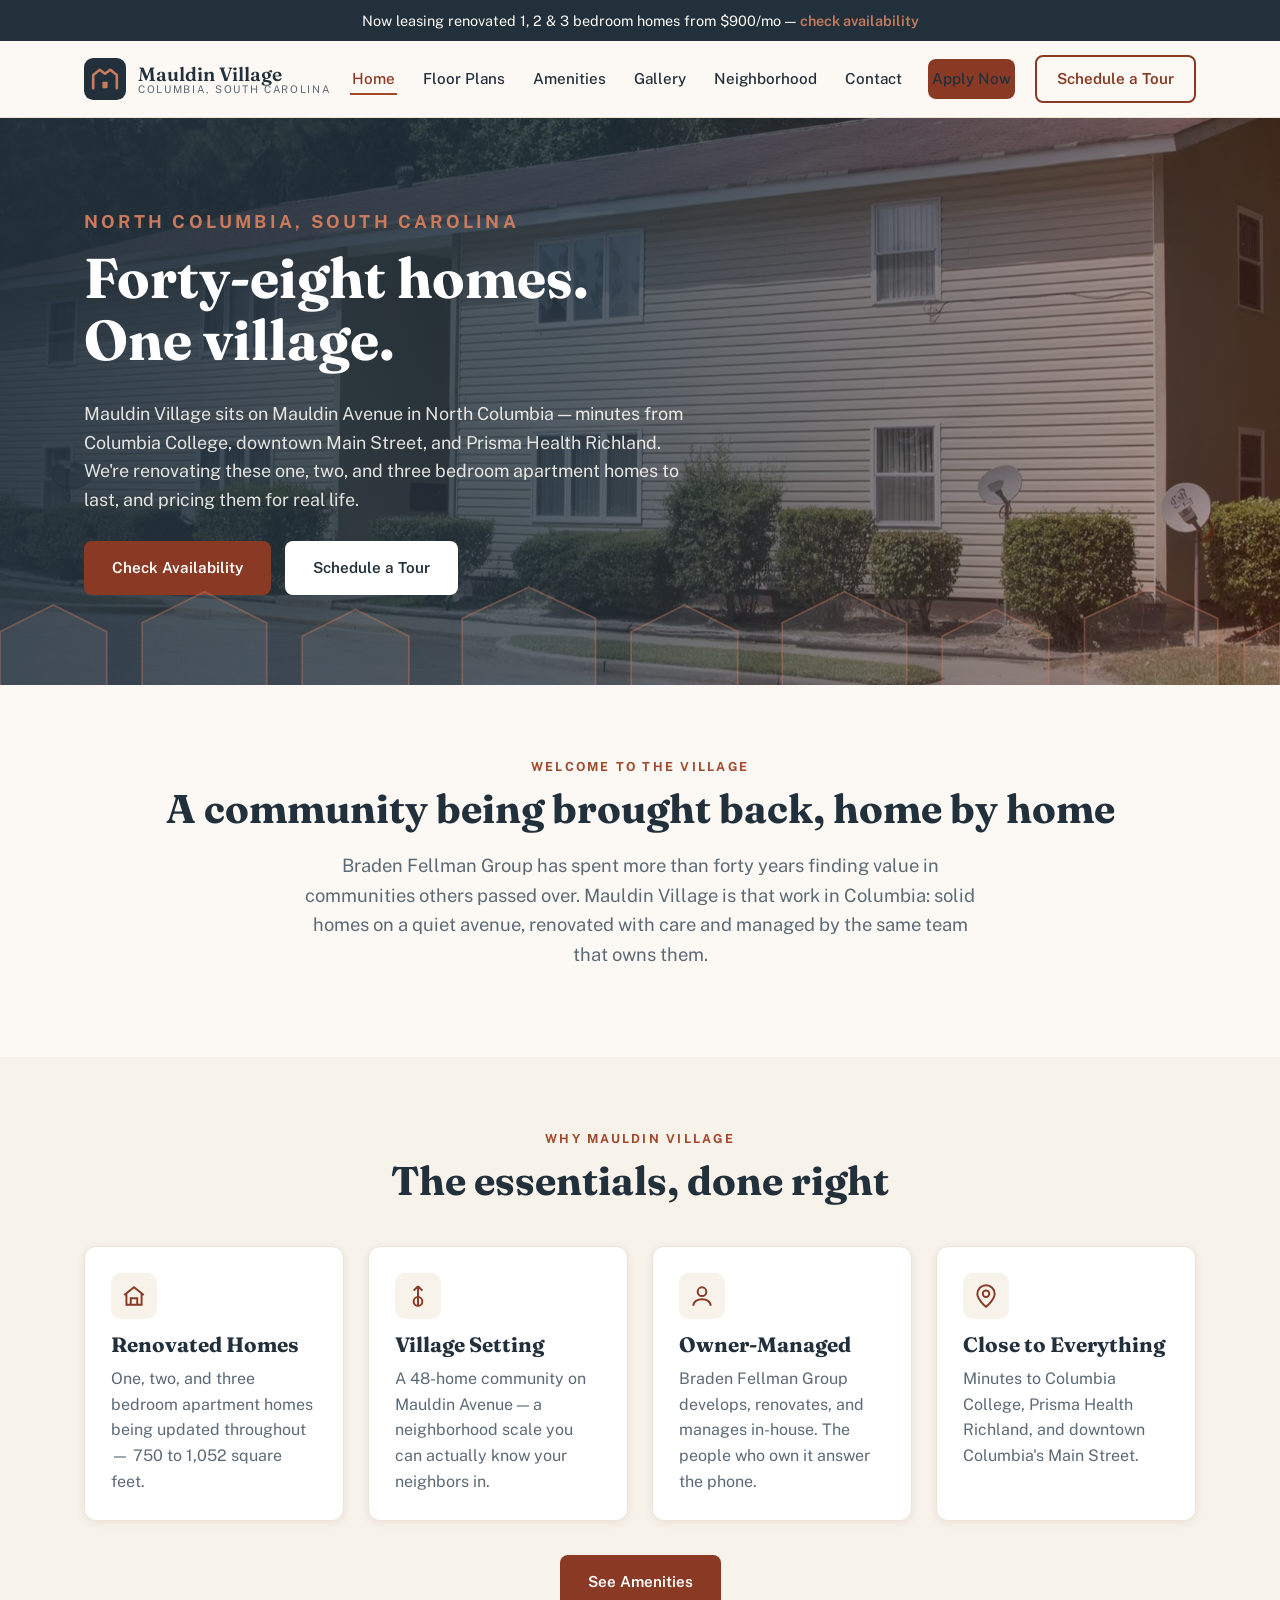
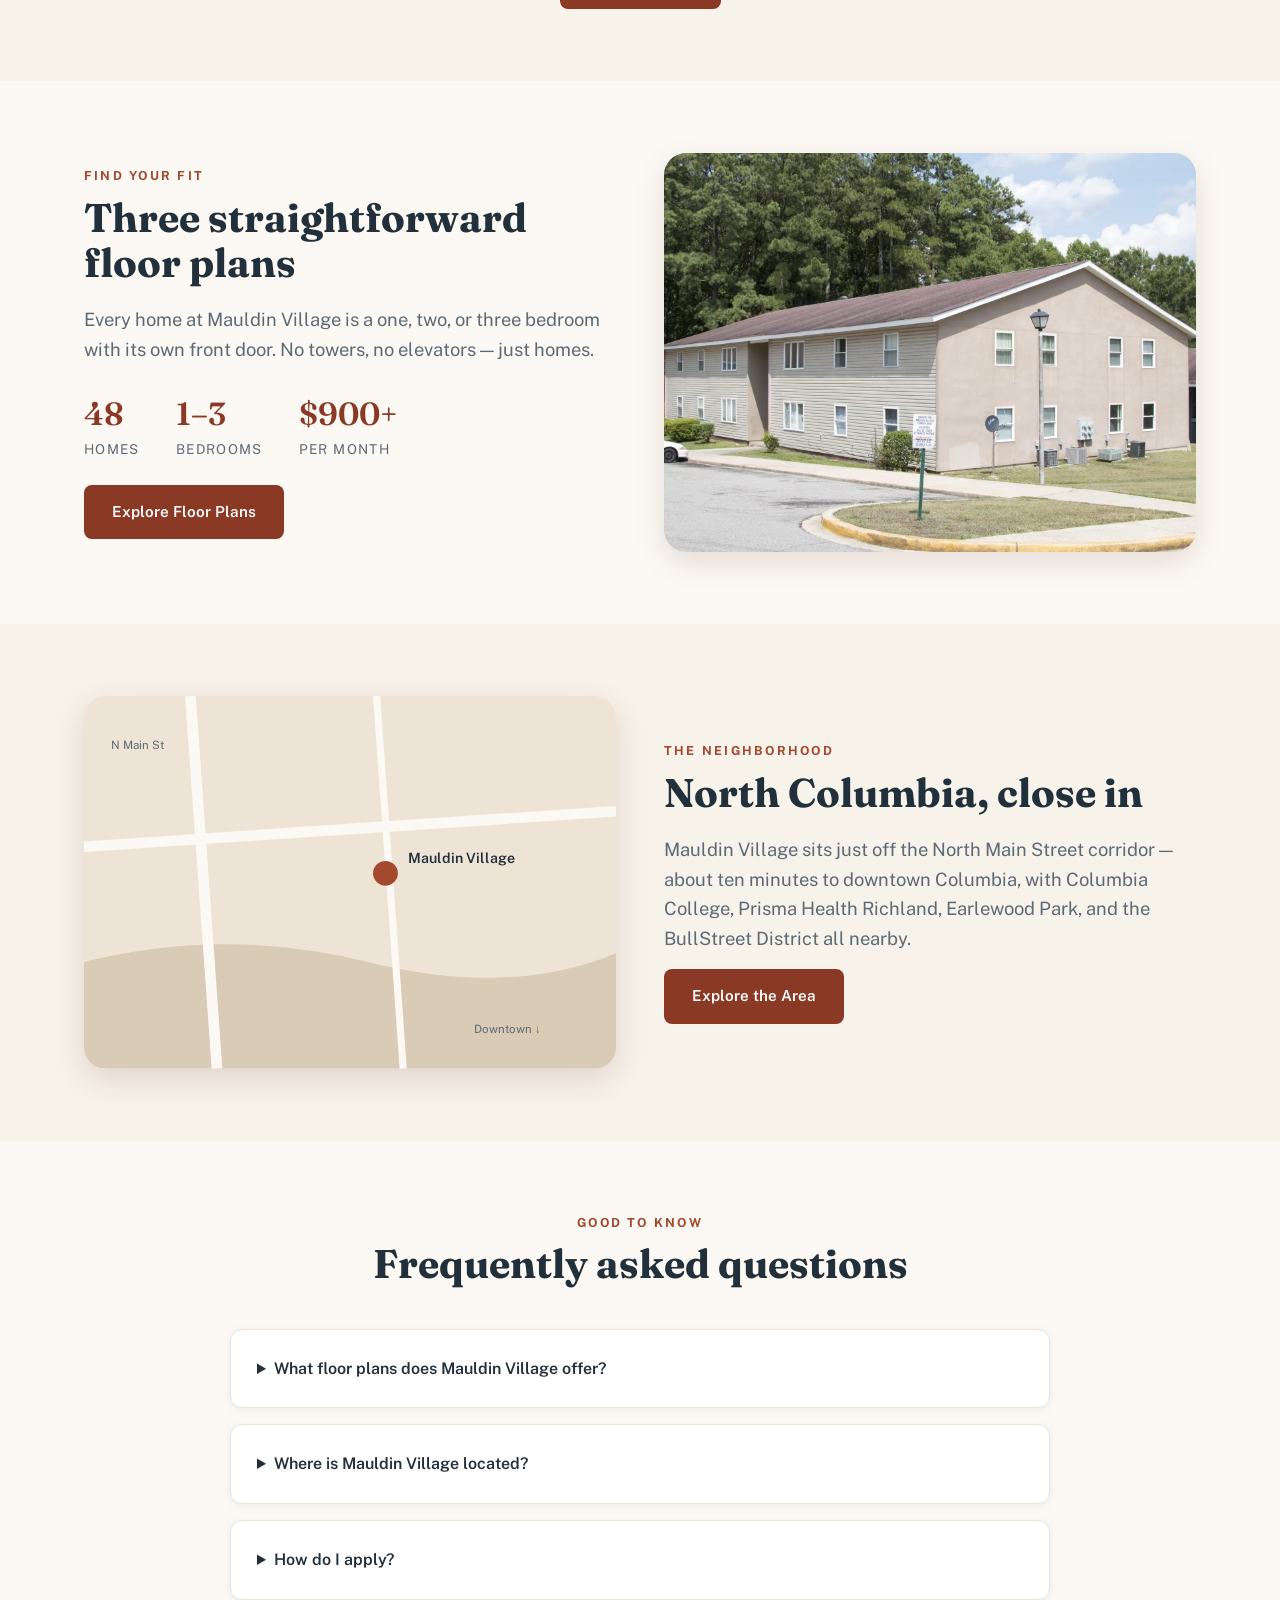
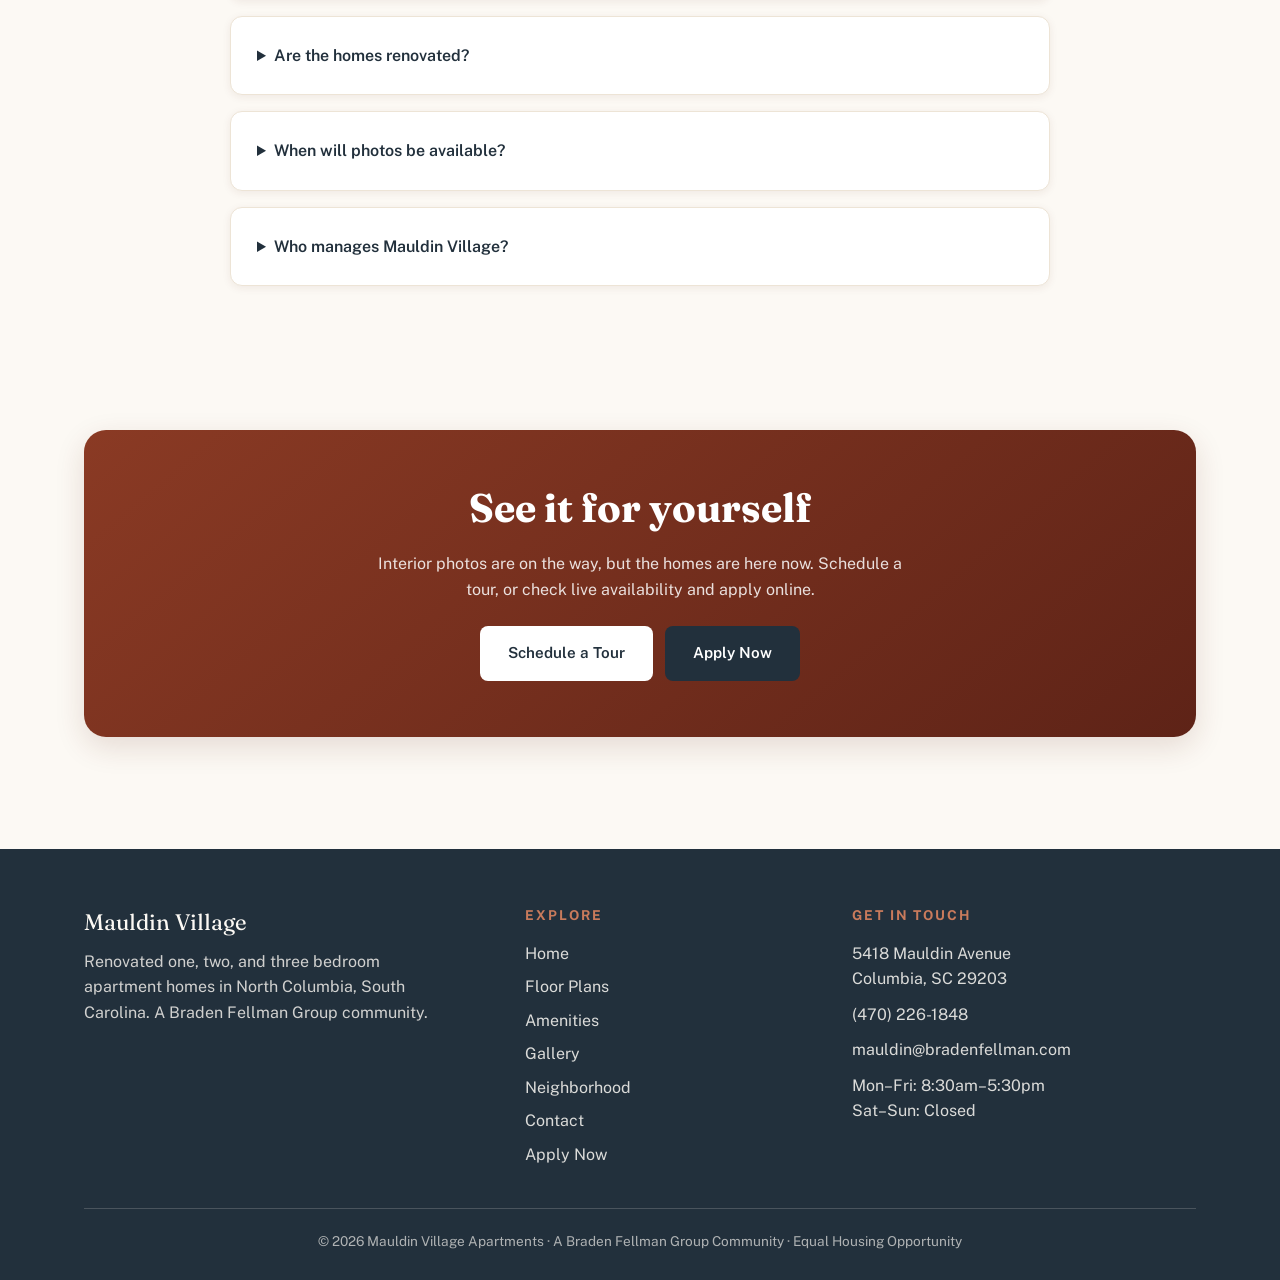
<file: index.html>
<!DOCTYPE html>
<html lang="en">
<head>
  <meta charset="UTF-8" />
  <meta name="viewport" content="width=device-width, initial-scale=1.0" />
  <!-- Google tag (gtag.js) -->
  <script async src="https://www.googletagmanager.com/gtag/js?id=G-ZQ866B277W"></script>
  <script>
    window.dataLayer = window.dataLayer || [];
    function gtag(){dataLayer.push(arguments);}
    gtag('js', new Date());
    gtag('config', 'G-ZQ866B277W');
  </script>
  <meta name="google-site-verification" content="IlQCekm8WGMjX7Lha8ffgcP0GG0ta_4sI8m32dJAEig" />
  <title>Mauldin Village Apartments | North Columbia, SC | 1, 2 &amp; 3 Bedroom Homes</title>
  <meta name="description" content="Mauldin Village is a 48-home apartment community at 5418 Mauldin Avenue in North Columbia, SC. Renovated 1, 2 & 3 bedroom apartment homes from $900/mo, minutes from Columbia College, downtown Main Street, and Prisma Health Richland. Managed by Braden Fellman Group." />
  <link rel="preconnect" href="https://fonts.googleapis.com" />
  <link rel="preconnect" href="https://fonts.gstatic.com" crossorigin />
  <link href="https://fonts.googleapis.com/css2?family=Fraunces:wght@500;600;700&family=Public+Sans:wght@400;500;600;700&display=swap" rel="stylesheet" />
  <link rel="stylesheet" href="css/styles.css" />

  <!-- SEO / crawler -->
  <meta name="robots" content="index, follow, max-image-preview:large" />
  <meta name="theme-color" content="#22303c" />
  <link rel="canonical" href="https://mauldinvillage.com/" />
  <link rel="icon" type="image/svg+xml" href="assets/favicon.svg" />

  <!-- Open Graph -->
  <meta property="og:type" content="website" />
  <meta property="og:site_name" content="Mauldin Village Apartments" />
  <meta property="og:title" content="Mauldin Village Apartments | North Columbia, SC" />
  <meta property="og:description" content="48 renovated 1, 2 & 3 bedroom apartment homes at 5418 Mauldin Avenue, Columbia, SC 29203. From $900/mo. Managed by Braden Fellman Group." />
  <meta property="og:url" content="https://mauldinvillage.com/" />
  <meta property="og:image" content="https://mauldinvillage.com/assets/photo-3.jpg" />
  <meta property="og:locale" content="en_US" />

  <!-- Twitter -->
  <meta name="twitter:card" content="summary_large_image" />
  <meta name="twitter:title" content="Mauldin Village Apartments | North Columbia, SC" />
  <meta name="twitter:description" content="48 renovated 1, 2 & 3 bedroom apartment homes in North Columbia, SC. From $900/mo." />
  <meta name="twitter:image" content="https://mauldinvillage.com/assets/photo-3.jpg" />

  <!-- Structured data: community, offers, website -->
  <script type="application/ld+json">
  {
    "@context": "https://schema.org",
    "@graph": [
      {
        "@type": ["ApartmentComplex", "LocalBusiness"],
        "@id": "https://mauldinvillage.com/#community",
        "name": "Mauldin Village Apartments",
        "url": "https://mauldinvillage.com/",
        "image": [
          "https://mauldinvillage.com/assets/photo-3.jpg",
          "https://mauldinvillage.com/assets/photo-1.jpg",
          "https://mauldinvillage.com/assets/photo-4.jpg"
        ],
        "telephone": "+1-470-226-1848",
        "email": "mauldin@bradenfellman.com",
        "slogan": "Rooted in North Columbia",
        "description": "Mauldin Village is a 48-home apartment community at 5418 Mauldin Avenue in North Columbia, South Carolina, offering renovated 1, 2, and 3 bedroom apartment homes minutes from Columbia College, downtown Main Street, and Prisma Health Richland. Managed by Braden Fellman Group.",
        "priceRange": "$900–$1,295/mo",
        "numberOfAccommodationUnits": { "@type": "QuantitativeValue", "value": 48 },
        "address": {
          "@type": "PostalAddress",
          "streetAddress": "5418 Mauldin Avenue",
          "addressLocality": "Columbia",
          "addressRegion": "SC",
          "postalCode": "29203",
          "addressCountry": "US"
        },
        "geo": { "@type": "GeoCoordinates", "latitude": 34.0490971, "longitude": -81.0165121 },
        "openingHoursSpecification": [
          {
            "@type": "OpeningHoursSpecification",
            "dayOfWeek": ["Monday", "Tuesday", "Wednesday", "Thursday", "Friday"],
            "opens": "08:30",
            "closes": "17:30"
          }
        ],
        "makesOffer": [
          {
            "@type": "Offer",
            "name": "1 Bedroom / 1 Bath Apartment",
            "priceCurrency": "USD",
            "price": "900",
            "availability": "https://schema.org/InStock",
            "priceSpecification": { "@type": "UnitPriceSpecification", "price": "900", "priceCurrency": "USD", "unitText": "MONTH" },
            "itemOffered": {
              "@type": "Apartment",
              "name": "1 Bedroom / 1 Bath",
              "numberOfBedrooms": 1,
              "numberOfBathroomsTotal": 1,
              "floorSize": { "@type": "QuantitativeValue", "value": 750, "unitCode": "FTK" }
            }
          },
          {
            "@type": "Offer",
            "name": "2 Bedroom / 1 Bath Apartment",
            "priceCurrency": "USD",
            "price": "1095",
            "availability": "https://schema.org/InStock",
            "priceSpecification": { "@type": "UnitPriceSpecification", "price": "1095", "priceCurrency": "USD", "unitText": "MONTH" },
            "itemOffered": {
              "@type": "Apartment",
              "name": "2 Bedroom / 1 Bath",
              "numberOfBedrooms": 2,
              "numberOfBathroomsTotal": 1,
              "floorSize": { "@type": "QuantitativeValue", "value": 854, "unitCode": "FTK" }
            }
          },
          {
            "@type": "Offer",
            "name": "3 Bedroom / 1 Bath Apartment",
            "priceCurrency": "USD",
            "price": "1295",
            "availability": "https://schema.org/InStock",
            "priceSpecification": { "@type": "UnitPriceSpecification", "price": "1295", "priceCurrency": "USD", "unitText": "MONTH" },
            "itemOffered": {
              "@type": "Apartment",
              "name": "3 Bedroom / 1 Bath",
              "numberOfBedrooms": 3,
              "numberOfBathroomsTotal": 1,
              "floorSize": { "@type": "QuantitativeValue", "value": 1052, "unitCode": "FTK" }
            }
          }
        ],
        "parentOrganization": {
          "@type": "Organization",
          "name": "Braden Fellman Group",
          "url": "https://www.bradenfellman.com/"
        },
        "areaServed": { "@type": "City", "name": "Columbia, South Carolina" }
      },
      {
        "@type": "WebSite",
        "@id": "https://mauldinvillage.com/#website",
        "url": "https://mauldinvillage.com/",
        "name": "Mauldin Village Apartments",
        "publisher": { "@id": "https://mauldinvillage.com/#community" }
      }
    ]
  }
  </script>
</head>
<body>

  <!-- ===== Announcement bar ===== -->
  <div class="announce">
    Now leasing renovated 1, 2 &amp; 3 bedroom homes from $900/mo — <a href="floor-plans.html#availability">check availability</a>
  </div>

  <!-- ===== Header ===== -->
  <header class="site-header">
    <nav class="nav" aria-label="Primary">
      <a class="brand" href="index.html">
        <svg class="brand__mark" viewBox="0 0 64 64" xmlns="http://www.w3.org/2000/svg" role="img" aria-label="Mauldin Village">
          <rect width="64" height="64" rx="14" fill="#22303c"/>
          <path d="M14 46 V26 L24 18 L32 24 L40 18 L50 26 V46" fill="none" stroke="#c97b5c" stroke-width="4" stroke-linejoin="round" stroke-linecap="round"/>
          <rect x="28" y="36" width="8" height="10" rx="1.5" fill="#c97b5c"/>
        </svg>
        <span class="brand__text">
          <span class="brand__name">Mauldin Village</span>
          <span class="brand__sub">Columbia, South Carolina</span>
        </span>
      </a>

      <ul class="nav__links">
        <li><a href="index.html" class="active">Home</a></li>
        <li><a href="floor-plans.html">Floor Plans</a></li>
        <li><a href="amenities.html">Amenities</a></li>
        <li><a href="gallery.html">Gallery</a></li>
        <li><a href="neighborhood.html">Neighborhood</a></li>
        <li><a href="contact.html">Contact</a></li>
        <li><a class="btn btn--primary nav__apply" href="https://bradenfellman.appfolio.com/listings?filters%5Bproperty_list%5D=Mauldin%20Village" target="_blank" rel="noopener">Apply Now</a></li>
      </ul>

      <div class="nav__cta">
        <a class="btn btn--ghost" href="contact.html">Schedule a Tour</a>
      </div>

      <button class="nav__toggle" aria-label="Toggle menu" aria-expanded="false">
        <span></span><span></span><span></span>
      </button>
    </nav>
  </header>

  <!-- ===== Hero ===== -->
  <section class="hero">
    <img class="hero__bg" src="assets/photo-3.jpg" alt="Front of a two-story apartment building at Mauldin Village with landscaped shrubs and a breezeway entrance" fetchpriority="high" />
    <div class="hero__scrim"></div>
    <div class="hero__inner">
      <div class="hero__content">
        <p class="eyebrow">North Columbia, South Carolina</p>
        <h1>Forty-eight homes. One village.</h1>
        <p>Mauldin Village sits on Mauldin Avenue in North Columbia — minutes from Columbia College, downtown Main Street, and Prisma Health Richland. We're renovating these one, two, and three bedroom apartment homes to last, and pricing them for real life.</p>
        <div class="hero__actions">
          <a class="btn btn--primary" href="floor-plans.html#availability">Check Availability</a>
          <a class="btn btn--light" href="contact.html">Schedule a Tour</a>
        </div>
      </div>
    </div>
    <!-- Simple village-roofline illustration until real photos arrive -->
    <svg class="hero__art" viewBox="0 0 1440 180" xmlns="http://www.w3.org/2000/svg" aria-hidden="true" preserveAspectRatio="none">
      <path d="M0 180 V120 L60 90 L120 120 V180 M160 180 V110 L230 75 L300 110 V180 M340 180 V125 L400 95 L460 125 V180 M520 180 V105 L595 70 L670 105 V180 M710 180 V120 L770 90 L830 120 V180 M880 180 V110 L950 75 L1020 110 V180 M1060 180 V125 L1120 95 L1180 125 V180 M1220 180 V105 L1295 70 L1370 105 V180 M1400 180 V130 L1440 110 V180"
            fill="rgba(252,249,244,0.08)" stroke="rgba(201,123,92,0.45)" stroke-width="2"/>
    </svg>
  </section>

  <!-- ===== Intro ===== -->
  <section class="section">
    <div class="container center">
      <p class="eyebrow">Welcome to the Village</p>
      <h2>A community being brought back, home by home</h2>
      <p class="lead">Braden Fellman Group has spent more than forty years finding value in communities others passed over. Mauldin Village is that work in Columbia: solid homes on a quiet avenue, renovated with care and managed by the same team that owns them.</p>
    </div>
  </section>

  <!-- ===== Highlights ===== -->
  <section class="section section--tint">
    <div class="container">
      <div class="center">
        <p class="eyebrow">Why Mauldin Village</p>
        <h2>The essentials, done right</h2>
      </div>
      <div class="grid grid--4" style="margin-top:42px;">
        <div class="card">
          <div class="card__icon"><svg viewBox="0 0 24 24" fill="none" stroke="currentColor" stroke-width="1.8"><path d="M3 11 12 4l9 7M5 10v10h14V10M9 20v-6h6v6"/></svg></div>
          <h3>Renovated Homes</h3>
          <p>One, two, and three bedroom apartment homes being updated throughout — 750 to 1,052 square feet.</p>
        </div>
        <div class="card">
          <div class="card__icon"><svg viewBox="0 0 24 24" fill="none" stroke="currentColor" stroke-width="1.8"><path d="M12 3v18M12 3l4 4M12 3 8 7"/><circle cx="12" cy="17" r="4"/></svg></div>
          <h3>Village Setting</h3>
          <p>A 48-home community on Mauldin Avenue — a neighborhood scale you can actually know your neighbors in.</p>
        </div>
        <div class="card">
          <div class="card__icon"><svg viewBox="0 0 24 24" fill="none" stroke="currentColor" stroke-width="1.8"><circle cx="12" cy="8" r="4"/><path d="M4 21c0-4 4-6 8-6s8 2 8 6"/></svg></div>
          <h3>Owner-Managed</h3>
          <p>Braden Fellman Group develops, renovates, and manages in-house. The people who own it answer the phone.</p>
        </div>
        <div class="card">
          <div class="card__icon"><svg viewBox="0 0 24 24" fill="none" stroke="currentColor" stroke-width="1.8"><circle cx="12" cy="10" r="3"/><path d="M12 2a8 8 0 0 1 8 8c0 5.4-8 12-8 12S4 15.4 4 10a8 8 0 0 1 8-8z"/></svg></div>
          <h3>Close to Everything</h3>
          <p>Minutes to Columbia College, Prisma Health Richland, and downtown Columbia's Main Street.</p>
        </div>
      </div>
      <div class="center" style="margin-top:34px;">
        <a class="btn btn--primary" href="amenities.html">See Amenities</a>
      </div>
    </div>
  </section>

  <!-- ===== Floor plan teaser ===== -->
  <section class="section">
    <div class="container">
      <div class="split">
        <div>
          <p class="eyebrow">Find Your Fit</p>
          <h2>Three straightforward floor plans</h2>
          <p class="lead">Every home at Mauldin Village is a one, two, or three bedroom with its own front door. No towers, no elevators — just homes.</p>
          <div class="stats" style="margin:24px 0;">
            <div><div class="stat__num">48</div><div class="stat__label">Homes</div></div>
            <div><div class="stat__num">1–3</div><div class="stat__label">Bedrooms</div></div>
            <div><div class="stat__num">$900+</div><div class="stat__label">Per Month</div></div>
          </div>
          <a class="btn btn--primary" href="floor-plans.html">Explore Floor Plans</a>
        </div>
        <img src="assets/photo-1.jpg" alt="Two-story apartment building at Mauldin Village with lawn, lamppost, and pine trees behind" loading="lazy" />
      </div>
    </div>
  </section>

  <!-- ===== Location callout ===== -->
  <section class="section section--tint">
    <div class="container">
      <div class="split">
        <svg viewBox="0 0 600 420" xmlns="http://www.w3.org/2000/svg" role="img" aria-label="Illustrated map showing Mauldin Village in North Columbia">
          <rect width="600" height="420" rx="20" fill="#ede4d6"/>
          <path d="M0 300 Q160 260 320 300 T600 290 V420 H0 Z" fill="#d9cbb6"/>
          <path d="M120 0 L150 420" stroke="#fcf9f4" stroke-width="12"/>
          <path d="M0 170 L600 130" stroke="#fcf9f4" stroke-width="12"/>
          <path d="M330 0 L360 420" stroke="#fcf9f4" stroke-width="8"/>
          <circle cx="340" cy="200" r="14" fill="#a34a2e"/>
          <text x="365" y="188" font-family="Public Sans, sans-serif" font-size="16" font-weight="600" fill="#22303c">Mauldin Village</text>
          <text x="30" y="60" font-family="Public Sans, sans-serif" font-size="13" fill="#5c6a76">N Main St</text>
          <text x="440" y="380" font-family="Public Sans, sans-serif" font-size="13" fill="#5c6a76">Downtown ↓</text>
        </svg>
        <div>
          <p class="eyebrow">The Neighborhood</p>
          <h2>North Columbia, close in</h2>
          <p class="lead">Mauldin Village sits just off the North Main Street corridor — about ten minutes to downtown Columbia, with Columbia College, Prisma Health Richland, Earlewood Park, and the BullStreet District all nearby.</p>
          <a class="btn btn--primary" href="neighborhood.html">Explore the Area</a>
        </div>
      </div>
    </div>
  </section>

  <!-- ===== FAQ ===== -->
  <section class="section">
    <div class="container">
      <div class="center">
        <p class="eyebrow">Good to Know</p>
        <h2>Frequently asked questions</h2>
      </div>
      <div style="max-width:820px;margin:42px auto 0;display:grid;gap:16px;">
        <details class="card">
          <summary>What floor plans does Mauldin Village offer?</summary>
          <p>Mauldin Village offers three floor plans: a 1 bedroom / 1 bath at 750 sq ft (from $900/mo), a 2 bedroom / 1 bath at 854 sq ft (from $1,095/mo), and a 3 bedroom / 1 bath at 1,052 sq ft (from $1,295/mo). See the Floor Plans page for live availability.</p>
        </details>
        <details class="card">
          <summary>Where is Mauldin Village located?</summary>
          <p>Mauldin Village is at 5418 Mauldin Avenue, Columbia, SC 29203, in North Columbia — near the North Main Street corridor, about ten minutes from downtown Columbia, and close to Columbia College and Prisma Health Richland.</p>
        </details>
        <details class="card">
          <summary>How do I apply?</summary>
          <p>Applications are online through our resident portal. Open a listing from the Floor Plans page and select Apply Now. The application fee is $100 per applicant.</p>
        </details>
        <details class="card">
          <summary>Are the homes renovated?</summary>
          <p>Yes — Braden Fellman Group is renovating Mauldin Village home by home. Contact the leasing team for the current status of specific units and finishes.</p>
        </details>
        <details class="card">
          <summary>When will photos be available?</summary>
          <p>Community exterior photos are on the <a href="gallery.html">Gallery page</a> now. Interior photography is underway as renovations complete — and the leasing team is glad to walk you through available homes in person anytime.</p>
        </details>
        <details class="card">
          <summary>Who manages Mauldin Village?</summary>
          <p>Braden Fellman Group — a real estate firm that has developed and managed communities in-house since 1981 — owns and manages Mauldin Village.</p>
        </details>
      </div>
    </div>
  </section>

  <!-- FAQ structured data -->
  <script type="application/ld+json">
  {
    "@context": "https://schema.org",
    "@type": "FAQPage",
    "mainEntity": [
      {
        "@type": "Question",
        "name": "What floor plans does Mauldin Village offer?",
        "acceptedAnswer": { "@type": "Answer", "text": "Mauldin Village offers three floor plans: a 1 bedroom / 1 bath at 750 sq ft (from $900/mo), a 2 bedroom / 1 bath at 854 sq ft (from $1,095/mo), and a 3 bedroom / 1 bath at 1,052 sq ft (from $1,295/mo)." }
      },
      {
        "@type": "Question",
        "name": "Where is Mauldin Village located?",
        "acceptedAnswer": { "@type": "Answer", "text": "Mauldin Village is at 5418 Mauldin Avenue, Columbia, SC 29203, in North Columbia — near the North Main Street corridor, about ten minutes from downtown Columbia, and close to Columbia College and Prisma Health Richland." }
      },
      {
        "@type": "Question",
        "name": "How do I apply?",
        "acceptedAnswer": { "@type": "Answer", "text": "Applications are online through the resident portal. Open a listing from the Floor Plans page and select Apply Now. The application fee is $100 per applicant." }
      },
      {
        "@type": "Question",
        "name": "Are the homes renovated?",
        "acceptedAnswer": { "@type": "Answer", "text": "Yes — Braden Fellman Group is renovating Mauldin Village home by home. Contact the leasing team for the current status of specific units and finishes." }
      },
      {
        "@type": "Question",
        "name": "Who manages Mauldin Village?",
        "acceptedAnswer": { "@type": "Answer", "text": "Braden Fellman Group — a real estate firm that has developed and managed communities in-house since 1981 — owns and manages Mauldin Village." }
      }
    ]
  }
  </script>

  <!-- ===== CTA band ===== -->
  <section class="section">
    <div class="container">
      <div class="cta-band">
        <h2>See it for yourself</h2>
        <p>Interior photos are on the way, but the homes are here now. Schedule a tour, or check live availability and apply online.</p>
        <div style="display:flex;gap:12px;justify-content:center;flex-wrap:wrap;">
          <a class="btn btn--light" href="contact.html">Schedule a Tour</a>
          <a class="btn btn--ink" href="https://bradenfellman.appfolio.com/listings?filters%5Bproperty_list%5D=Mauldin%20Village" target="_blank" rel="noopener">Apply Now</a>
        </div>
      </div>
    </div>
  </section>

  <!-- ===== Footer ===== -->
  <footer class="site-footer">
    <div class="container">
      <div class="footer-grid">
        <div class="footer-brand">
          <span style="font-family:var(--font-head);font-size:1.4rem;display:block;margin-bottom:8px;">Mauldin Village</span>
          <p style="color:rgba(252,249,244,.8);max-width:36ch;">Renovated one, two, and three bedroom apartment homes in North Columbia, South Carolina. A Braden Fellman Group community.</p>
        </div>
        <div>
          <h4>Explore</h4>
          <ul class="footer-links">
            <li><a href="index.html">Home</a></li>
            <li><a href="floor-plans.html">Floor Plans</a></li>
            <li><a href="amenities.html">Amenities</a></li>
            <li><a href="gallery.html">Gallery</a></li>
            <li><a href="neighborhood.html">Neighborhood</a></li>
            <li><a href="contact.html">Contact</a></li>
            <li><a href="https://bradenfellman.appfolio.com/listings?filters%5Bproperty_list%5D=Mauldin%20Village" target="_blank" rel="noopener">Apply Now</a></li>
          </ul>
        </div>
        <div>
          <h4>Get in Touch</h4>
          <div class="footer-contact">
            <span>5418 Mauldin Avenue<br>Columbia, SC 29203</span>
            <a href="tel:14702261848">(470) 226-1848</a>
            <a href="mailto:mauldin@bradenfellman.com">mauldin@bradenfellman.com</a>
            <span>Mon–Fri: 8:30am–5:30pm<br>Sat–Sun: Closed</span>
          </div>
        </div>
      </div>
      <div class="footer-bottom">
        &copy; <span id="year">2026</span> Mauldin Village Apartments · A Braden Fellman Group Community · Equal Housing Opportunity
      </div>
    </div>
  </footer>

  <script src="js/main.js"></script>
</body>
</html>
</file>
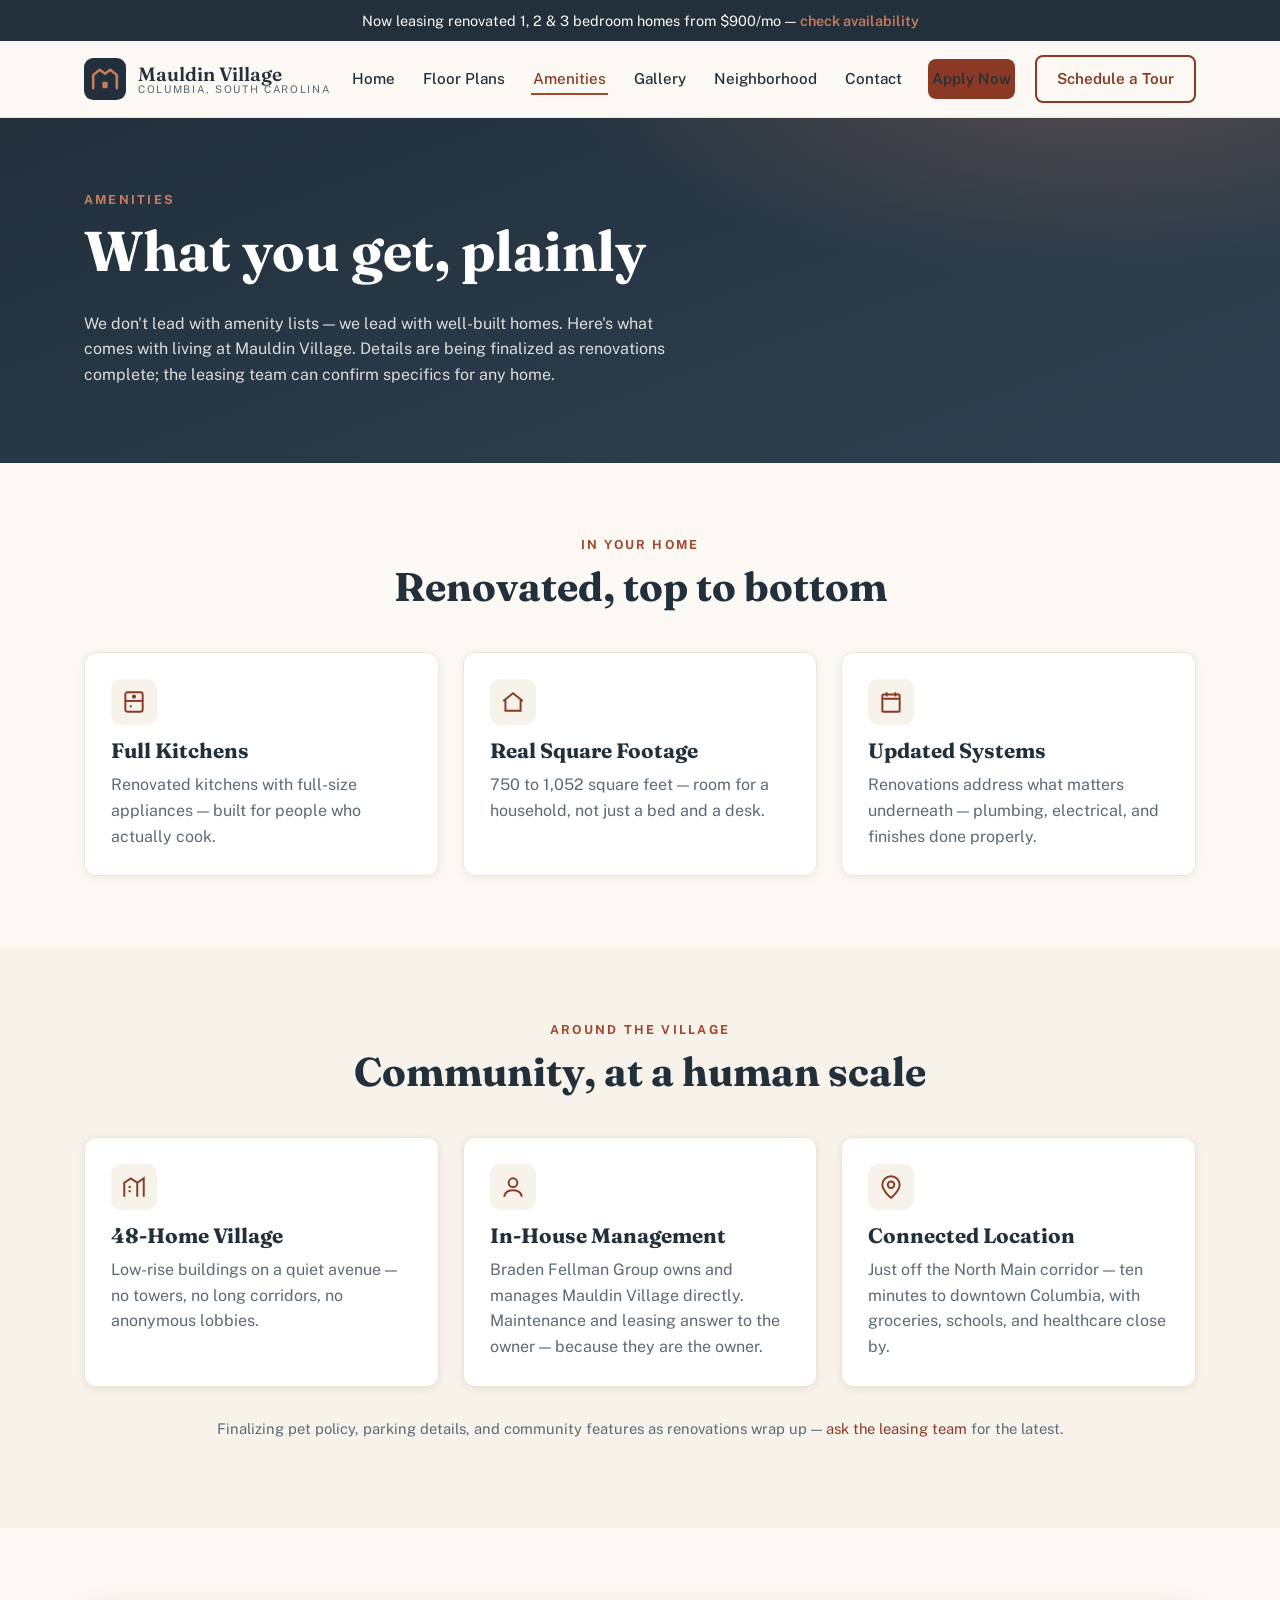
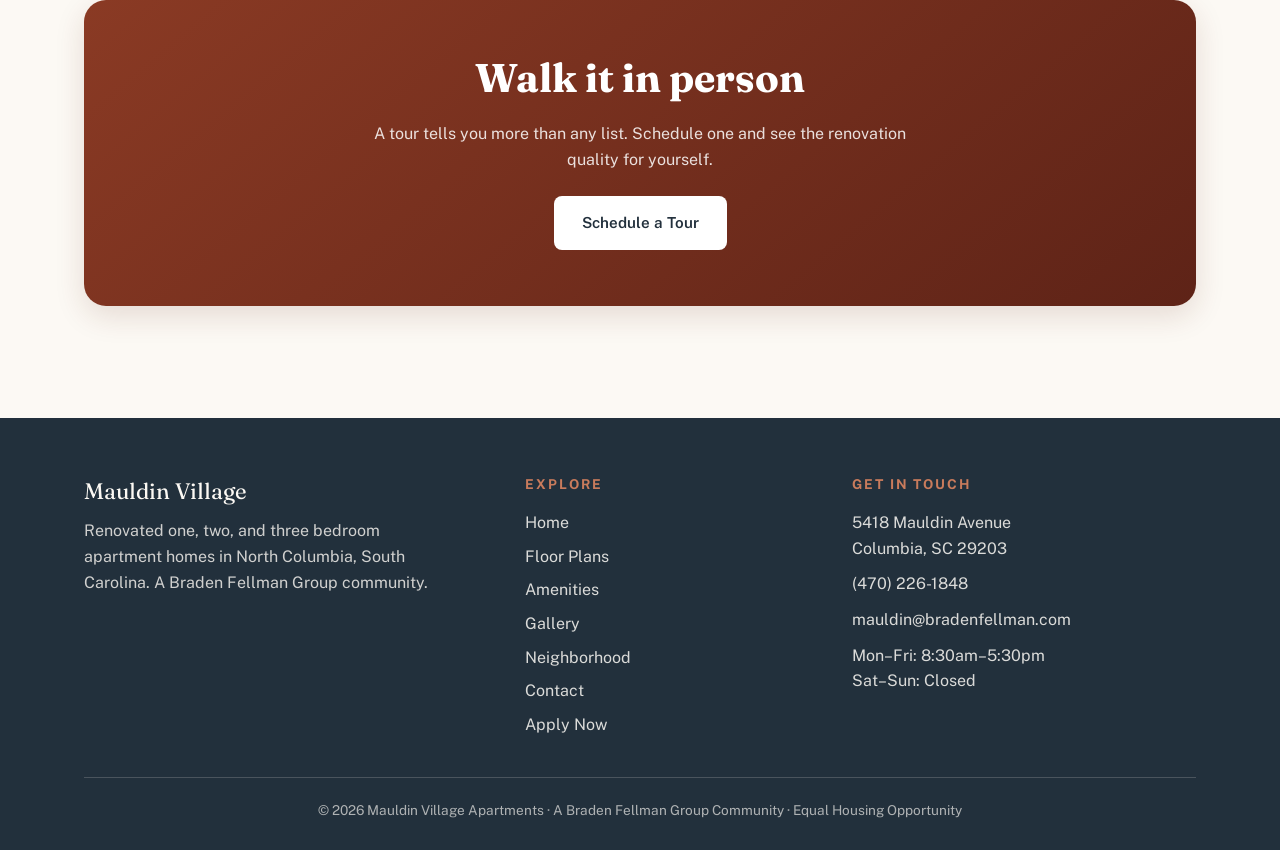
<file: amenities.html>
<!DOCTYPE html>
<html lang="en">
<head>
  <meta charset="UTF-8" />
  <meta name="viewport" content="width=device-width, initial-scale=1.0" />
  <!-- Google tag (gtag.js) -->
  <script async src="https://www.googletagmanager.com/gtag/js?id=G-ZQ866B277W"></script>
  <script>
    window.dataLayer = window.dataLayer || [];
    function gtag(){dataLayer.push(arguments);}
    gtag('js', new Date());
    gtag('config', 'G-ZQ866B277W');
  </script>
  <meta name="google-site-verification" content="IlQCekm8WGMjX7Lha8ffgcP0GG0ta_4sI8m32dJAEig" />
  <title>Amenities &amp; Home Features | Mauldin Village Apartments | Columbia, SC</title>
  <meta name="description" content="Mauldin Village amenities and home features: renovated interiors, full kitchens, and a walkable village layout in North Columbia, SC. Managed in-house by Braden Fellman Group." />
  <link rel="preconnect" href="https://fonts.googleapis.com" />
  <link rel="preconnect" href="https://fonts.gstatic.com" crossorigin />
  <link href="https://fonts.googleapis.com/css2?family=Fraunces:wght@500;600;700&family=Public+Sans:wght@400;500;600;700&display=swap" rel="stylesheet" />
  <link rel="stylesheet" href="css/styles.css" />

  <meta name="robots" content="index, follow, max-image-preview:large" />
  <meta name="theme-color" content="#22303c" />
  <link rel="canonical" href="https://mauldinvillage.com/amenities.html" />
  <link rel="icon" type="image/svg+xml" href="assets/favicon.svg" />

  <meta property="og:type" content="website" />
  <meta property="og:site_name" content="Mauldin Village Apartments" />
  <meta property="og:title" content="Amenities & Home Features | Mauldin Village Apartments" />
  <meta property="og:description" content="Renovated interiors and a walkable village layout in North Columbia, SC." />
  <meta property="og:url" content="https://mauldinvillage.com/amenities.html" />

  <script type="application/ld+json">
  {
    "@context": "https://schema.org",
    "@type": "BreadcrumbList",
    "itemListElement": [
      { "@type": "ListItem", "position": 1, "name": "Home", "item": "https://mauldinvillage.com/" },
      { "@type": "ListItem", "position": 2, "name": "Amenities", "item": "https://mauldinvillage.com/amenities.html" }
    ]
  }
  </script>
</head>
<body>

  <div class="announce">
    Now leasing renovated 1, 2 &amp; 3 bedroom homes from $900/mo — <a href="floor-plans.html#availability">check availability</a>
  </div>

  <header class="site-header">
    <nav class="nav" aria-label="Primary">
      <a class="brand" href="index.html">
        <svg class="brand__mark" viewBox="0 0 64 64" xmlns="http://www.w3.org/2000/svg" role="img" aria-label="Mauldin Village">
          <rect width="64" height="64" rx="14" fill="#22303c"/>
          <path d="M14 46 V26 L24 18 L32 24 L40 18 L50 26 V46" fill="none" stroke="#c97b5c" stroke-width="4" stroke-linejoin="round" stroke-linecap="round"/>
          <rect x="28" y="36" width="8" height="10" rx="1.5" fill="#c97b5c"/>
        </svg>
        <span class="brand__text">
          <span class="brand__name">Mauldin Village</span>
          <span class="brand__sub">Columbia, South Carolina</span>
        </span>
      </a>
      <ul class="nav__links">
        <li><a href="index.html">Home</a></li>
        <li><a href="floor-plans.html">Floor Plans</a></li>
        <li><a href="amenities.html" class="active">Amenities</a></li>
        <li><a href="gallery.html">Gallery</a></li>
        <li><a href="neighborhood.html">Neighborhood</a></li>
        <li><a href="contact.html">Contact</a></li>
        <li><a class="btn btn--primary nav__apply" href="https://bradenfellman.appfolio.com/listings?filters%5Bproperty_list%5D=Mauldin%20Village" target="_blank" rel="noopener">Apply Now</a></li>
      </ul>
      <div class="nav__cta">
        <a class="btn btn--ghost" href="contact.html">Schedule a Tour</a>
      </div>
      <button class="nav__toggle" aria-label="Toggle menu" aria-expanded="false">
        <span></span><span></span><span></span>
      </button>
    </nav>
  </header>

  <section class="page-hero">
    <div class="container">
      <p class="eyebrow">Amenities</p>
      <h1>What you get, plainly</h1>
      <p>We don't lead with amenity lists — we lead with well-built homes. Here's what comes with living at Mauldin Village. Details are being finalized as renovations complete; the leasing team can confirm specifics for any home.</p>
    </div>
  </section>

  <!-- ===== In every home ===== -->
  <section class="section">
    <div class="container">
      <div class="center">
        <p class="eyebrow">In Your Home</p>
        <h2>Renovated, top to bottom</h2>
      </div>
      <div class="grid grid--3" style="margin-top:42px;">
        <div class="card">
          <div class="card__icon"><svg viewBox="0 0 24 24" fill="none" stroke="currentColor" stroke-width="1.8"><rect x="4" y="3" width="16" height="18" rx="2"/><line x1="4" y1="11" x2="20" y2="11"/><circle cx="12" cy="7" r="1"/><line x1="9" y1="15" x2="9" y2="17"/></svg></div>
          <h3>Full Kitchens</h3>
          <p>Renovated kitchens with full-size appliances — built for people who actually cook.</p>
        </div>
        <div class="card">
          <div class="card__icon"><svg viewBox="0 0 24 24" fill="none" stroke="currentColor" stroke-width="1.8"><path d="M3 11 12 4l9 7M5 10v10h14V10"/></svg></div>
          <h3>Real Square Footage</h3>
          <p>750 to 1,052 square feet — room for a household, not just a bed and a desk.</p>
        </div>
        <div class="card">
          <div class="card__icon"><svg viewBox="0 0 24 24" fill="none" stroke="currentColor" stroke-width="1.8"><path d="M8 3v4M16 3v4M4 9h16M5 5h14a1 1 0 0 1 1 1v14a1 1 0 0 1-1 1H5a1 1 0 0 1-1-1V6a1 1 0 0 1 1-1z"/></svg></div>
          <h3>Updated Systems</h3>
          <p>Renovations address what matters underneath — plumbing, electrical, and finishes done properly.</p>
        </div>
      </div>
    </div>
  </section>

  <!-- ===== Community ===== -->
  <section class="section section--tint">
    <div class="container">
      <div class="center">
        <p class="eyebrow">Around the Village</p>
        <h2>Community, at a human scale</h2>
      </div>
      <div class="grid grid--3" style="margin-top:42px;">
        <div class="card">
          <div class="card__icon"><svg viewBox="0 0 24 24" fill="none" stroke="currentColor" stroke-width="1.8"><path d="M3 21V8l6-4 6 4M15 21V8l6-4v17"/><path d="M7 12h2M7 16h2"/></svg></div>
          <h3>48-Home Village</h3>
          <p>Low-rise buildings on a quiet avenue — no towers, no long corridors, no anonymous lobbies.</p>
        </div>
        <div class="card">
          <div class="card__icon"><svg viewBox="0 0 24 24" fill="none" stroke="currentColor" stroke-width="1.8"><circle cx="12" cy="8" r="4"/><path d="M4 21c0-4 4-6 8-6s8 2 8 6"/></svg></div>
          <h3>In-House Management</h3>
          <p>Braden Fellman Group owns and manages Mauldin Village directly. Maintenance and leasing answer to the owner — because they are the owner.</p>
        </div>
        <div class="card">
          <div class="card__icon"><svg viewBox="0 0 24 24" fill="none" stroke="currentColor" stroke-width="1.8"><circle cx="12" cy="10" r="3"/><path d="M12 2a8 8 0 0 1 8 8c0 5.4-8 12-8 12S4 15.4 4 10a8 8 0 0 1 8-8z"/></svg></div>
          <h3>Connected Location</h3>
          <p>Just off the North Main corridor — ten minutes to downtown Columbia, with groceries, schools, and healthcare close by.</p>
        </div>
      </div>
      <p class="center" style="margin-top:30px;color:var(--ink-soft);font-size:.92rem;">Finalizing pet policy, parking details, and community features as renovations wrap up — <a href="contact.html">ask the leasing team</a> for the latest.</p>
    </div>
  </section>

  <!-- ===== CTA ===== -->
  <section class="section">
    <div class="container">
      <div class="cta-band">
        <h2>Walk it in person</h2>
        <p>A tour tells you more than any list. Schedule one and see the renovation quality for yourself.</p>
        <a class="btn btn--light" href="contact.html">Schedule a Tour</a>
      </div>
    </div>
  </section>

  <footer class="site-footer">
    <div class="container">
      <div class="footer-grid">
        <div class="footer-brand">
          <span style="font-family:var(--font-head);font-size:1.4rem;display:block;margin-bottom:8px;">Mauldin Village</span>
          <p style="color:rgba(252,249,244,.8);max-width:36ch;">Renovated one, two, and three bedroom apartment homes in North Columbia, South Carolina. A Braden Fellman Group community.</p>
        </div>
        <div>
          <h4>Explore</h4>
          <ul class="footer-links">
            <li><a href="index.html">Home</a></li>
            <li><a href="floor-plans.html">Floor Plans</a></li>
            <li><a href="amenities.html">Amenities</a></li>
            <li><a href="gallery.html">Gallery</a></li>
            <li><a href="neighborhood.html">Neighborhood</a></li>
            <li><a href="contact.html">Contact</a></li>
            <li><a href="https://bradenfellman.appfolio.com/listings?filters%5Bproperty_list%5D=Mauldin%20Village" target="_blank" rel="noopener">Apply Now</a></li>
          </ul>
        </div>
        <div>
          <h4>Get in Touch</h4>
          <div class="footer-contact">
            <span>5418 Mauldin Avenue<br>Columbia, SC 29203</span>
            <a href="tel:14702261848">(470) 226-1848</a>
            <a href="mailto:mauldin@bradenfellman.com">mauldin@bradenfellman.com</a>
            <span>Mon–Fri: 8:30am–5:30pm<br>Sat–Sun: Closed</span>
          </div>
        </div>
      </div>
      <div class="footer-bottom">
        &copy; <span id="year">2026</span> Mauldin Village Apartments · A Braden Fellman Group Community · Equal Housing Opportunity
      </div>
    </div>
  </footer>

  <script src="js/main.js"></script>
</body>
</html>
</file>
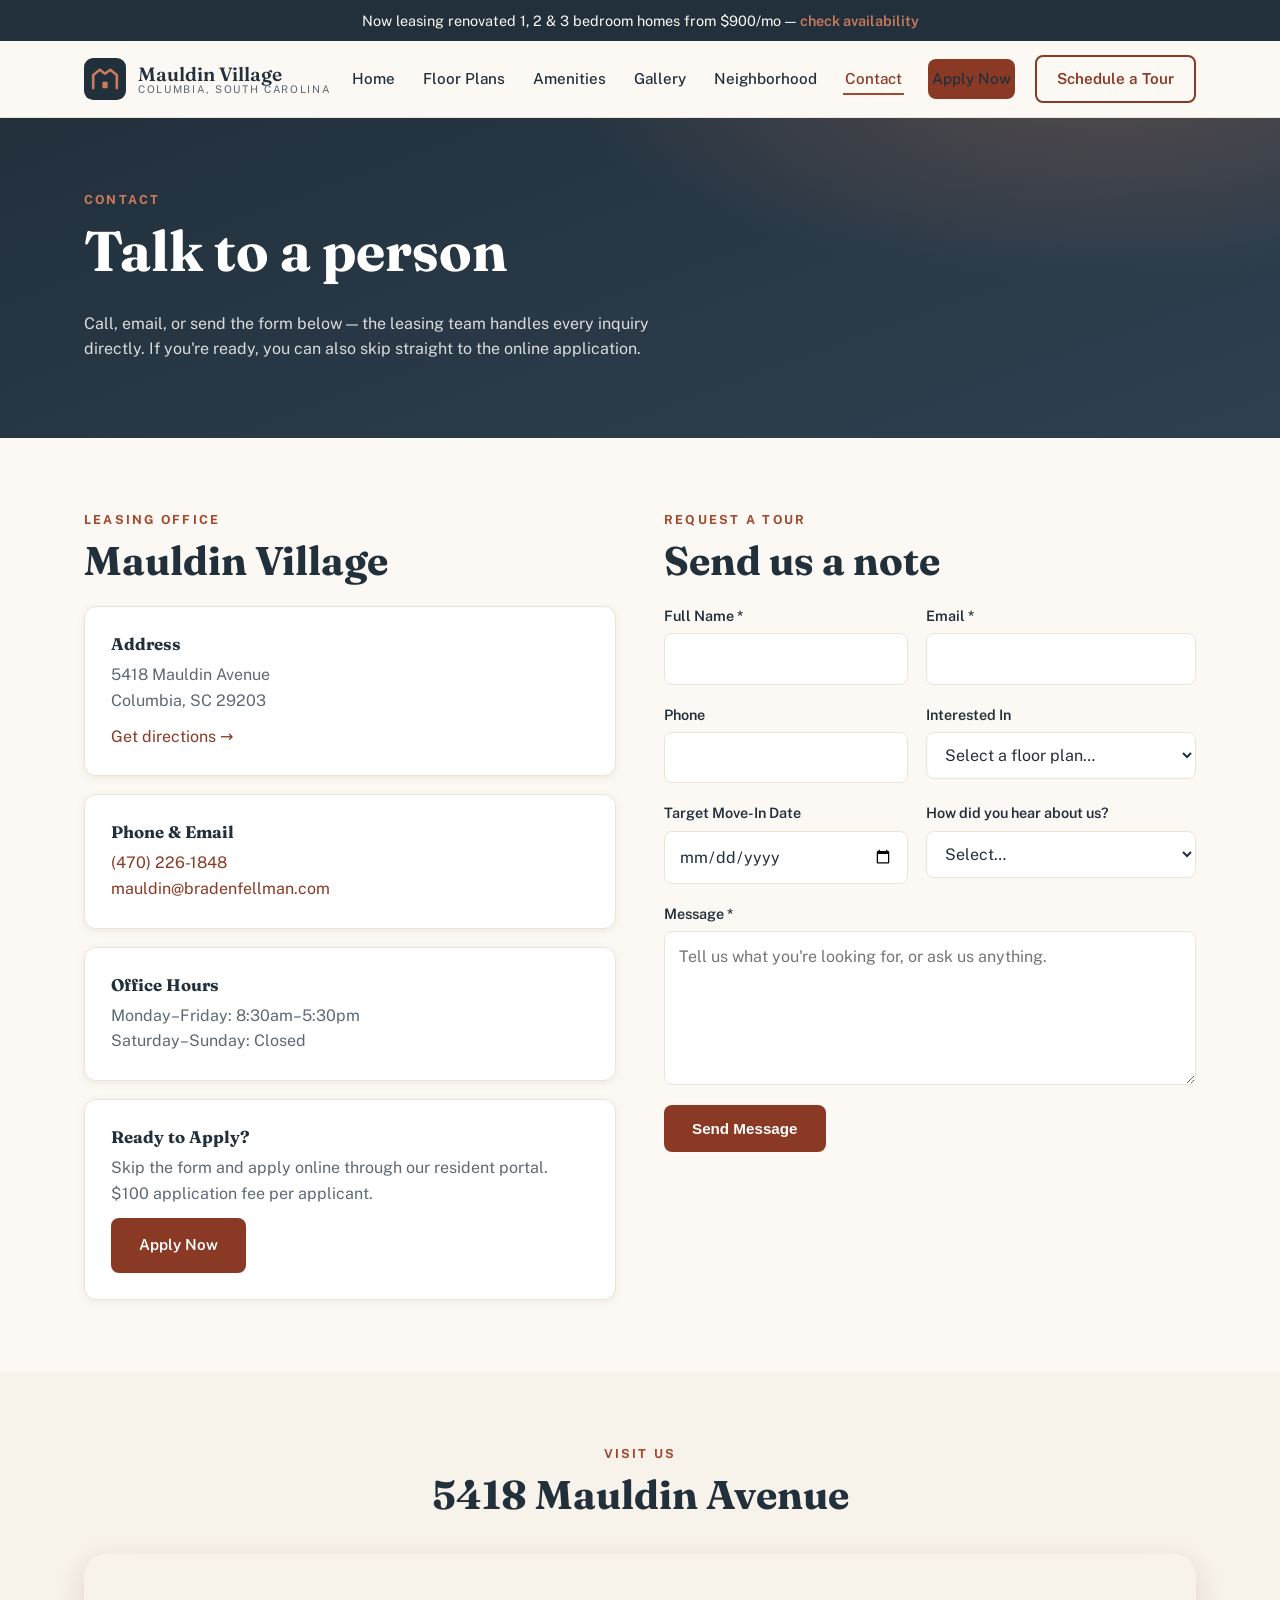
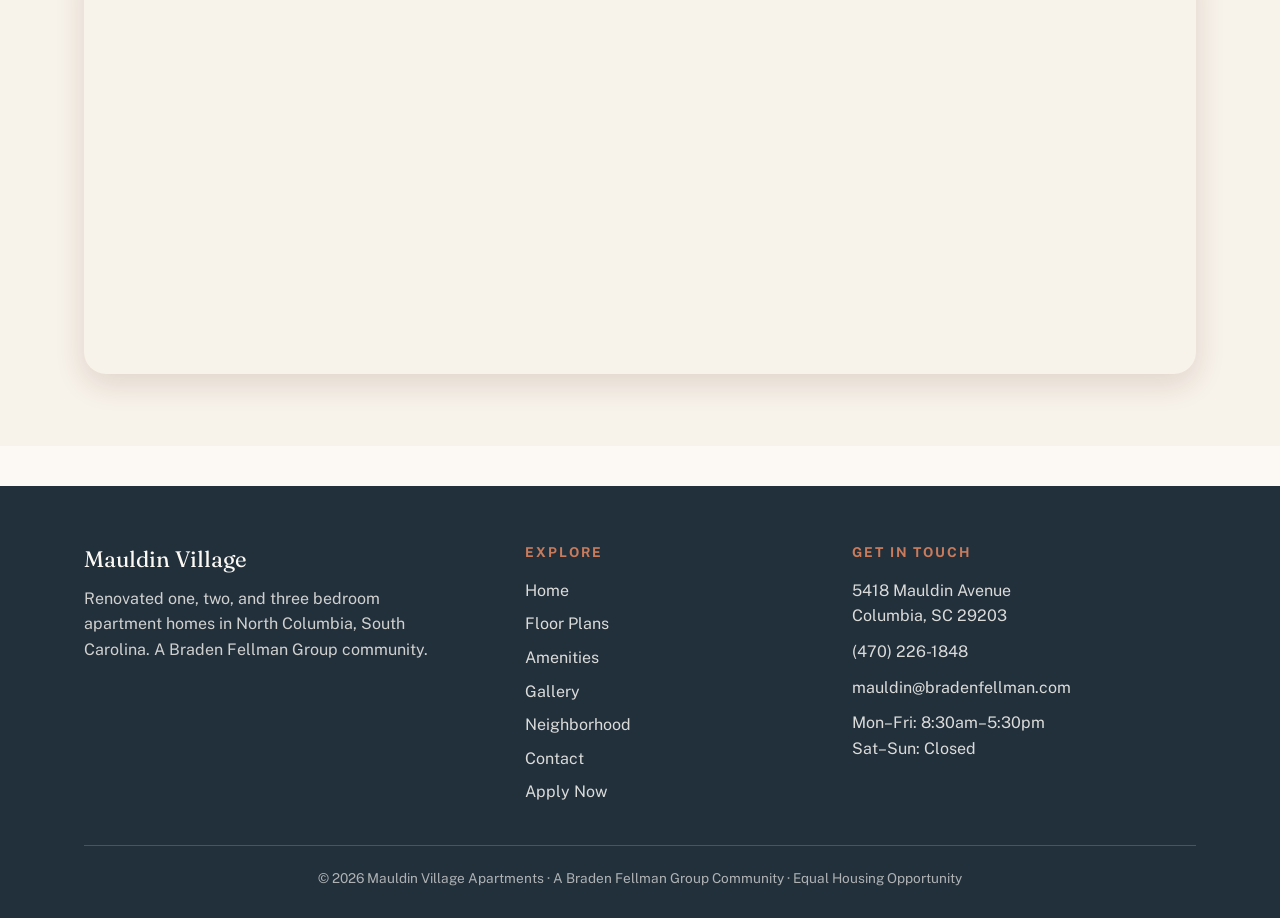
<file: contact.html>
<!DOCTYPE html>
<html lang="en">
<head>
  <meta charset="UTF-8" />
  <meta name="viewport" content="width=device-width, initial-scale=1.0" />
  <!-- Google tag (gtag.js) -->
  <script async src="https://www.googletagmanager.com/gtag/js?id=G-ZQ866B277W"></script>
  <script>
    window.dataLayer = window.dataLayer || [];
    function gtag(){dataLayer.push(arguments);}
    gtag('js', new Date());
    gtag('config', 'G-ZQ866B277W');
  </script>
  <meta name="google-site-verification" content="IlQCekm8WGMjX7Lha8ffgcP0GG0ta_4sI8m32dJAEig" />
  <title>Contact &amp; Schedule a Tour | Mauldin Village Apartments | Columbia, SC</title>
  <meta name="description" content="Contact Mauldin Village Apartments at 5418 Mauldin Avenue, Columbia, SC 29203. Schedule a tour, ask about availability, or apply online. Office hours Mon–Fri 8:30am–5:30pm." />
  <link rel="preconnect" href="https://fonts.googleapis.com" />
  <link rel="preconnect" href="https://fonts.gstatic.com" crossorigin />
  <link href="https://fonts.googleapis.com/css2?family=Fraunces:wght@500;600;700&family=Public+Sans:wght@400;500;600;700&display=swap" rel="stylesheet" />
  <link rel="stylesheet" href="css/styles.css" />

  <meta name="robots" content="index, follow, max-image-preview:large" />
  <meta name="theme-color" content="#22303c" />
  <link rel="canonical" href="https://mauldinvillage.com/contact.html" />
  <link rel="icon" type="image/svg+xml" href="assets/favicon.svg" />

  <meta property="og:type" content="website" />
  <meta property="og:site_name" content="Mauldin Village Apartments" />
  <meta property="og:title" content="Contact & Schedule a Tour | Mauldin Village Apartments" />
  <meta property="og:description" content="Schedule a tour or ask about availability at Mauldin Village, 5418 Mauldin Avenue, Columbia, SC 29203." />
  <meta property="og:url" content="https://mauldinvillage.com/contact.html" />

  <script type="application/ld+json">
  {
    "@context": "https://schema.org",
    "@graph": [
      {
        "@type": "BreadcrumbList",
        "itemListElement": [
          { "@type": "ListItem", "position": 1, "name": "Home", "item": "https://mauldinvillage.com/" },
          { "@type": "ListItem", "position": 2, "name": "Contact", "item": "https://mauldinvillage.com/contact.html" }
        ]
      },
      {
        "@type": "ContactPage",
        "url": "https://mauldinvillage.com/contact.html",
        "name": "Contact Mauldin Village Apartments",
        "about": { "@id": "https://mauldinvillage.com/#community" }
      }
    ]
  }
  </script>
</head>
<body>

  <div class="announce">
    Now leasing renovated 1, 2 &amp; 3 bedroom homes from $900/mo — <a href="floor-plans.html#availability">check availability</a>
  </div>

  <header class="site-header">
    <nav class="nav" aria-label="Primary">
      <a class="brand" href="index.html">
        <svg class="brand__mark" viewBox="0 0 64 64" xmlns="http://www.w3.org/2000/svg" role="img" aria-label="Mauldin Village">
          <rect width="64" height="64" rx="14" fill="#22303c"/>
          <path d="M14 46 V26 L24 18 L32 24 L40 18 L50 26 V46" fill="none" stroke="#c97b5c" stroke-width="4" stroke-linejoin="round" stroke-linecap="round"/>
          <rect x="28" y="36" width="8" height="10" rx="1.5" fill="#c97b5c"/>
        </svg>
        <span class="brand__text">
          <span class="brand__name">Mauldin Village</span>
          <span class="brand__sub">Columbia, South Carolina</span>
        </span>
      </a>
      <ul class="nav__links">
        <li><a href="index.html">Home</a></li>
        <li><a href="floor-plans.html">Floor Plans</a></li>
        <li><a href="amenities.html">Amenities</a></li>
        <li><a href="gallery.html">Gallery</a></li>
        <li><a href="neighborhood.html">Neighborhood</a></li>
        <li><a href="contact.html" class="active">Contact</a></li>
        <li><a class="btn btn--primary nav__apply" href="https://bradenfellman.appfolio.com/listings?filters%5Bproperty_list%5D=Mauldin%20Village" target="_blank" rel="noopener">Apply Now</a></li>
      </ul>
      <div class="nav__cta">
        <a class="btn btn--ghost" href="#tour-form">Schedule a Tour</a>
      </div>
      <button class="nav__toggle" aria-label="Toggle menu" aria-expanded="false">
        <span></span><span></span><span></span>
      </button>
    </nav>
  </header>

  <section class="page-hero">
    <div class="container">
      <p class="eyebrow">Contact</p>
      <h1>Talk to a person</h1>
      <p>Call, email, or send the form below — the leasing team handles every inquiry directly. If you're ready, you can also skip straight to the online application.</p>
    </div>
  </section>

  <!-- ===== Contact info + form ===== -->
  <section class="section">
    <div class="container">
      <div class="split" style="align-items:start;">

        <!-- Info -->
        <div>
          <p class="eyebrow">Leasing Office</p>
          <h2>Mauldin Village</h2>
          <div style="display:grid;gap:18px;margin-top:22px;">
            <div class="card">
              <h3 style="font-size:1.05rem;">Address</h3>
              <p>5418 Mauldin Avenue<br>Columbia, SC 29203</p>
              <p style="margin:10px 0 0;"><a href="https://www.google.com/maps/dir/?api=1&destination=5418+Mauldin+Avenue,+Columbia,+SC+29203" target="_blank" rel="noopener">Get directions →</a></p>
            </div>
            <div class="card">
              <h3 style="font-size:1.05rem;">Phone &amp; Email</h3>
              <p><a href="tel:14702261848">(470) 226-1848</a><br>
                 <a href="mailto:mauldin@bradenfellman.com">mauldin@bradenfellman.com</a></p>
            </div>
            <div class="card">
              <h3 style="font-size:1.05rem;">Office Hours</h3>
              <p>Monday–Friday: 8:30am–5:30pm<br>Saturday–Sunday: Closed</p>
            </div>
            <div class="card">
              <h3 style="font-size:1.05rem;">Ready to Apply?</h3>
              <p>Skip the form and apply online through our resident portal. $100 application fee per applicant.</p>
              <p style="margin:12px 0 0;"><a class="btn btn--primary" href="https://bradenfellman.appfolio.com/listings?filters%5Bproperty_list%5D=Mauldin%20Village" target="_blank" rel="noopener">Apply Now</a></p>
            </div>
          </div>
        </div>

        <!-- Form -->
        <div id="tour-form">
          <p class="eyebrow">Request a Tour</p>
          <h2>Send us a note</h2>

          <!-- ============================================================
               OPTION A (live now): front-end form below. It validates and
               confirms, but does not send anywhere yet — wire it to the
               property Jotform or an email service before launch.

               OPTION B (BFG standard): replace the <form> with the property
               Jotform embed once one is created for Mauldin Village, e.g.:
               <script type="text/javascript" src="https://form.jotform.com/jsform/FORM_ID"></script>
               ============================================================ -->
          <form id="contact-form" novalidate style="margin-top:10px;">
            <div class="form-grid">
              <div class="field">
                <label for="name">Full Name *</label>
                <input type="text" id="name" name="name" autocomplete="name" required />
                <span class="error">Please enter your name.</span>
              </div>
              <div class="field">
                <label for="email">Email *</label>
                <input type="email" id="email" name="email" autocomplete="email" required />
                <span class="error">Please enter a valid email address.</span>
              </div>
              <div class="field">
                <label for="phone">Phone</label>
                <input type="tel" id="phone" name="phone" autocomplete="tel" />
              </div>
              <div class="field">
                <label for="plan">Interested In</label>
                <select id="plan" name="plan">
                  <option value="">Select a floor plan…</option>
                  <option>One Bedroom — 750 sq ft</option>
                  <option>Two Bedroom — 854 sq ft</option>
                  <option>Three Bedroom — 1,052 sq ft</option>
                  <option>Not sure yet</option>
                </select>
              </div>
              <div class="field">
                <label for="movein">Target Move-In Date</label>
                <input type="date" id="movein" name="movein" />
              </div>
              <div class="field">
                <label for="hear">How did you hear about us?</label>
                <select id="hear" name="hear">
                  <option value="">Select…</option>
                  <option>Drove by</option>
                  <option>Online search</option>
                  <option>Listing site</option>
                  <option>Friend or family</option>
                  <option>Other</option>
                </select>
              </div>
              <div class="field field--full">
                <label for="message">Message *</label>
                <textarea id="message" name="message" rows="5" placeholder="Tell us what you're looking for, or ask us anything." required></textarea>
                <span class="error">Please include a short message.</span>
              </div>
            </div>
            <button type="submit" class="btn btn--primary" style="margin-top:20px;">Send Message</button>
            <div class="form-success" id="form-success" role="status">
              Thanks — your message is on its way. The leasing team will get back to you within one business day.
            </div>
          </form>
        </div>

      </div>
    </div>
  </section>

  <!-- ===== Map ===== -->
  <section class="section section--tint">
    <div class="container">
      <div class="center">
        <p class="eyebrow">Visit Us</p>
        <h2>5418 Mauldin Avenue</h2>
      </div>
      <div class="map-embed" style="margin-top:36px;">
        <iframe
          src="https://www.google.com/maps?q=5418+Mauldin+Avenue,+Columbia,+SC+29203&output=embed"
          title="Map to Mauldin Village Apartments, 5418 Mauldin Avenue, Columbia, SC 29203"
          loading="lazy"
          referrerpolicy="no-referrer-when-downgrade"
          allowfullscreen></iframe>
      </div>
    </div>
  </section>

  <footer class="site-footer">
    <div class="container">
      <div class="footer-grid">
        <div class="footer-brand">
          <span style="font-family:var(--font-head);font-size:1.4rem;display:block;margin-bottom:8px;">Mauldin Village</span>
          <p style="color:rgba(252,249,244,.8);max-width:36ch;">Renovated one, two, and three bedroom apartment homes in North Columbia, South Carolina. A Braden Fellman Group community.</p>
        </div>
        <div>
          <h4>Explore</h4>
          <ul class="footer-links">
            <li><a href="index.html">Home</a></li>
            <li><a href="floor-plans.html">Floor Plans</a></li>
            <li><a href="amenities.html">Amenities</a></li>
            <li><a href="gallery.html">Gallery</a></li>
            <li><a href="neighborhood.html">Neighborhood</a></li>
            <li><a href="contact.html">Contact</a></li>
            <li><a href="https://bradenfellman.appfolio.com/listings?filters%5Bproperty_list%5D=Mauldin%20Village" target="_blank" rel="noopener">Apply Now</a></li>
          </ul>
        </div>
        <div>
          <h4>Get in Touch</h4>
          <div class="footer-contact">
            <span>5418 Mauldin Avenue<br>Columbia, SC 29203</span>
            <a href="tel:14702261848">(470) 226-1848</a>
            <a href="mailto:mauldin@bradenfellman.com">mauldin@bradenfellman.com</a>
            <span>Mon–Fri: 8:30am–5:30pm<br>Sat–Sun: Closed</span>
          </div>
        </div>
      </div>
      <div class="footer-bottom">
        &copy; <span id="year">2026</span> Mauldin Village Apartments · A Braden Fellman Group Community · Equal Housing Opportunity
      </div>
    </div>
  </footer>

  <script src="js/main.js"></script>
</body>
</html>
</file>
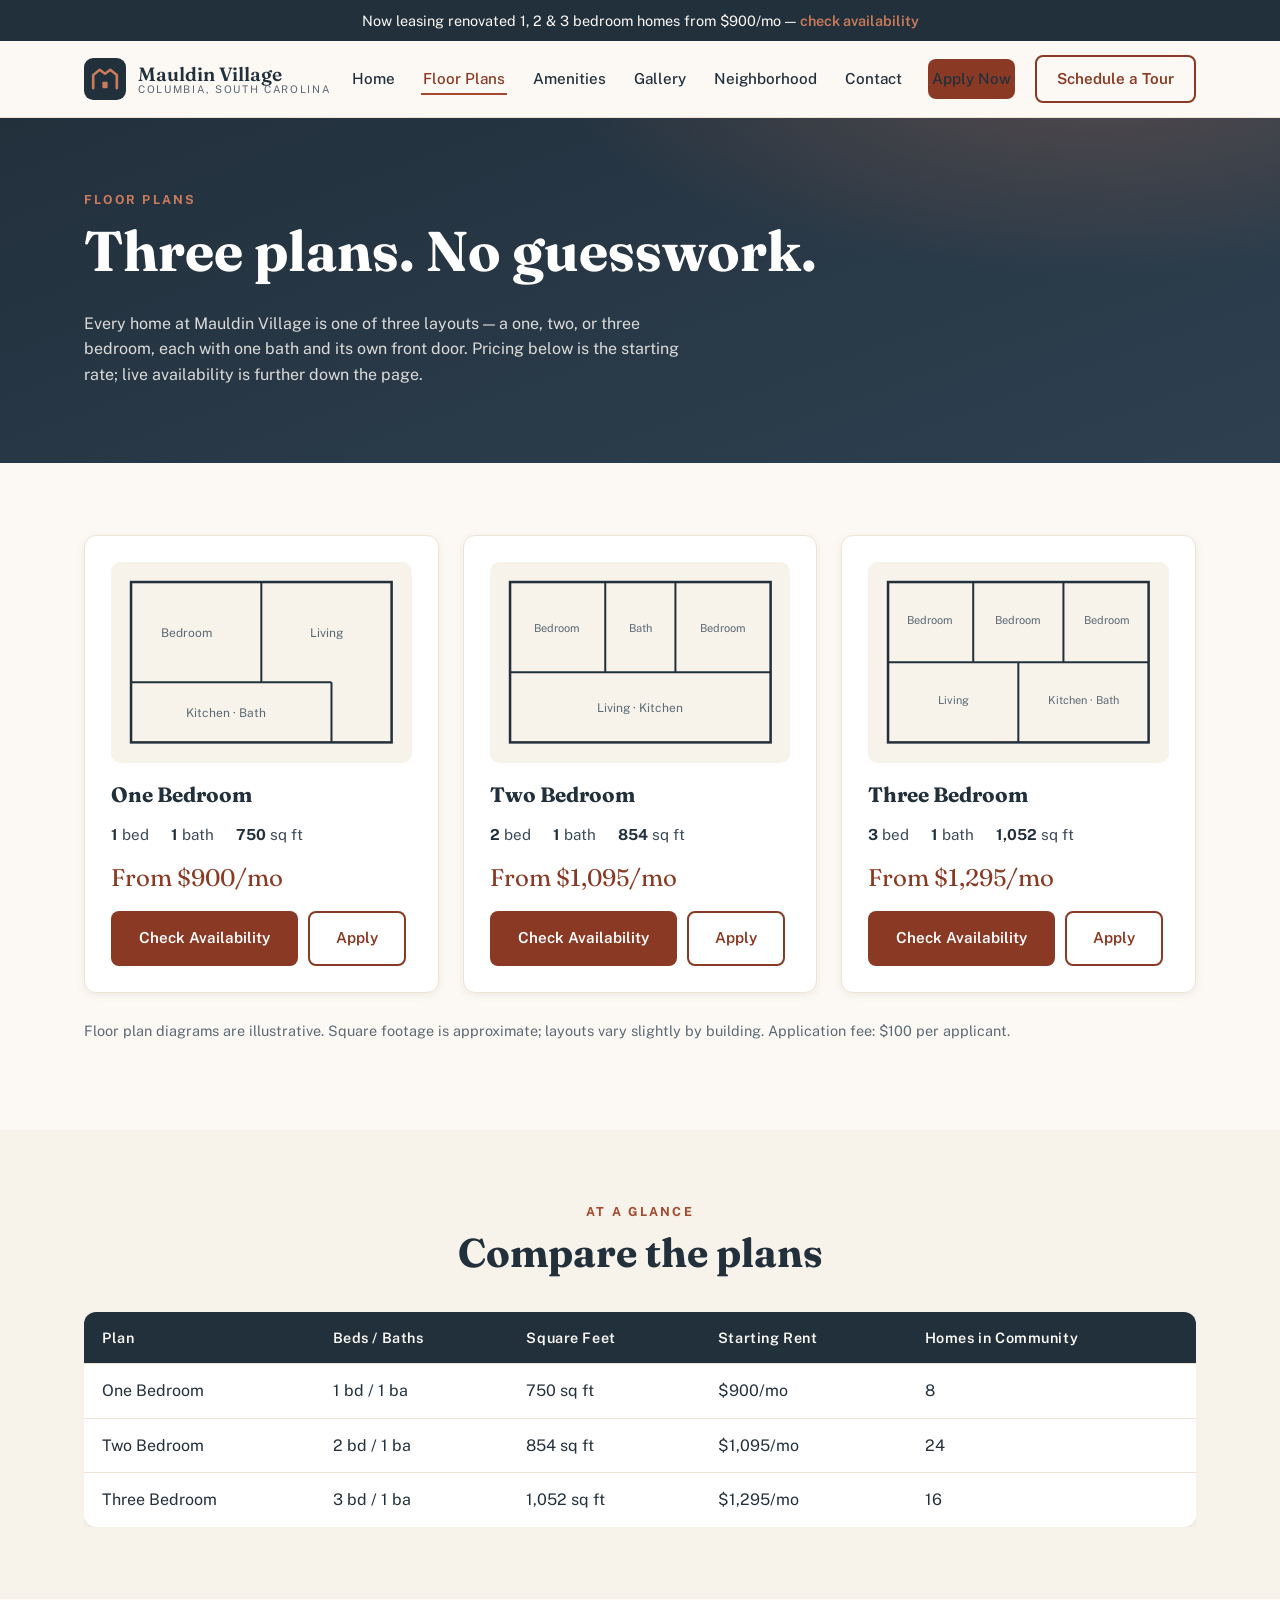
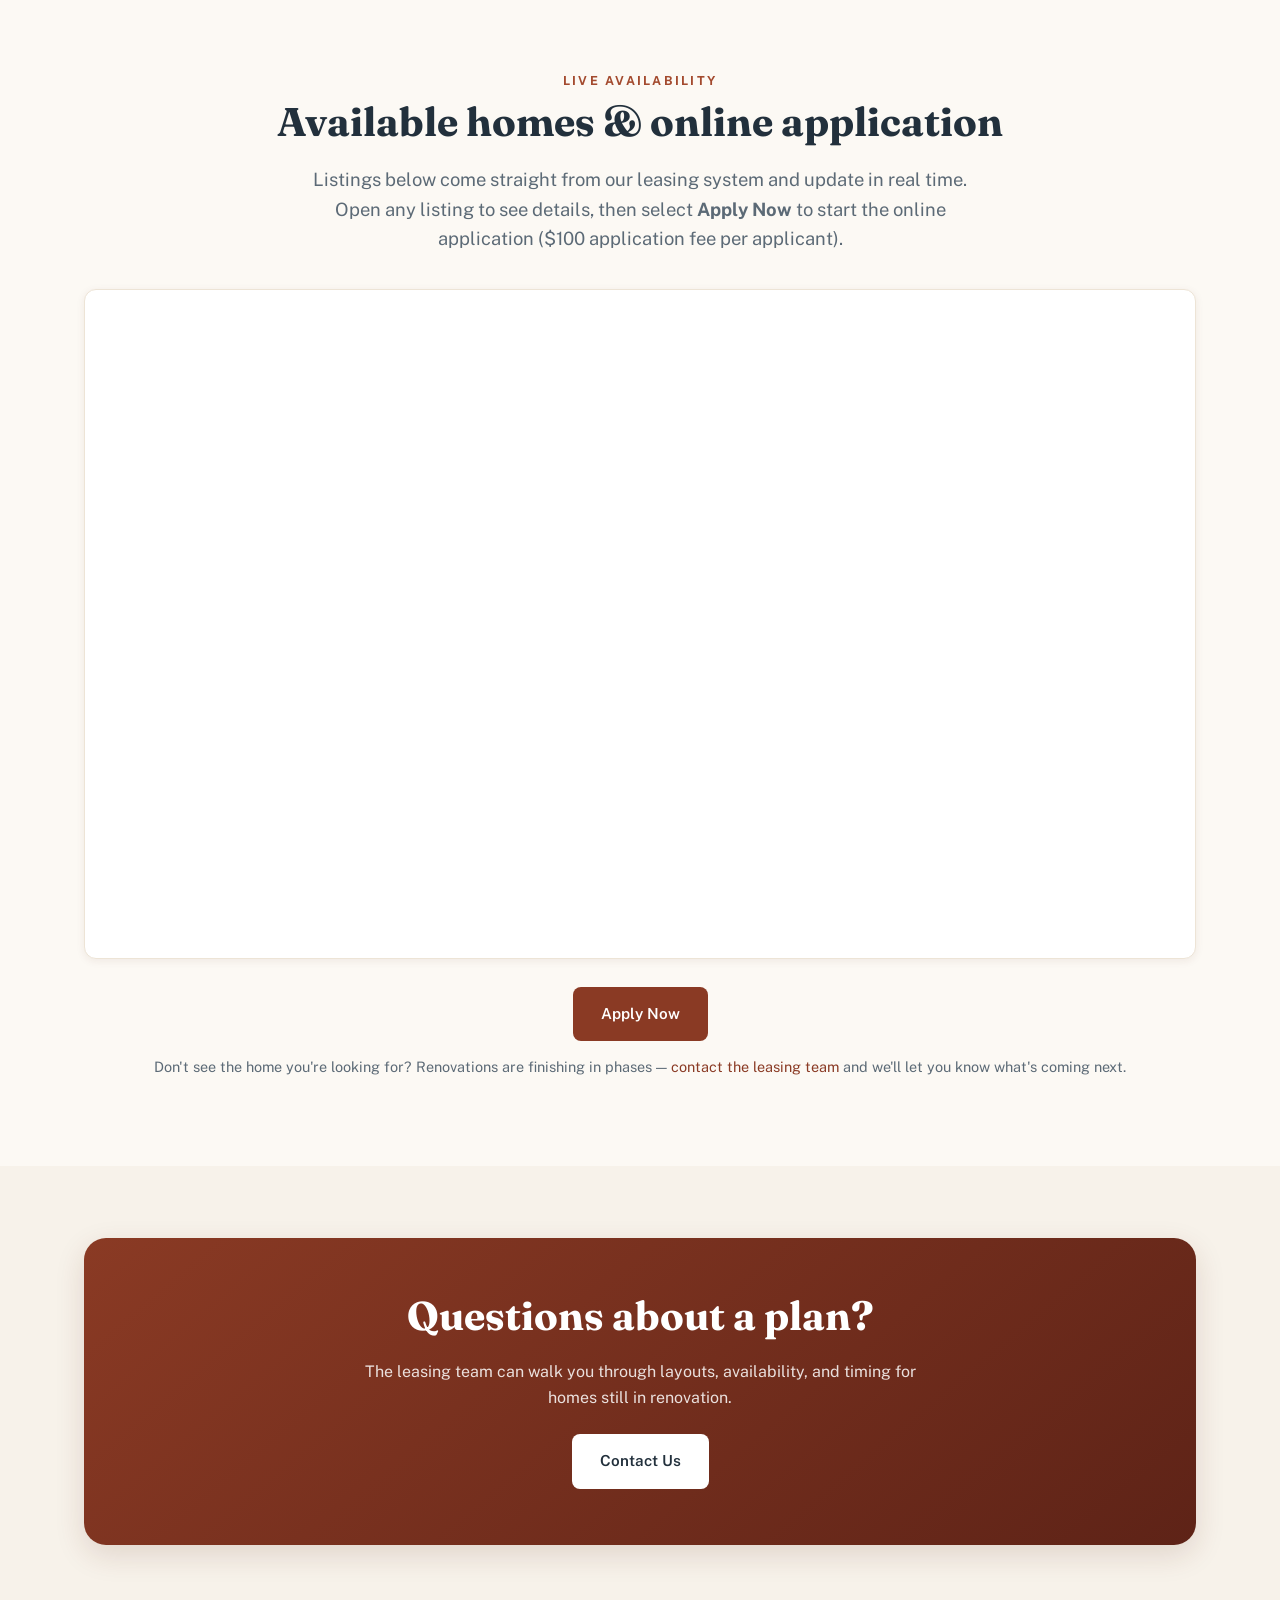
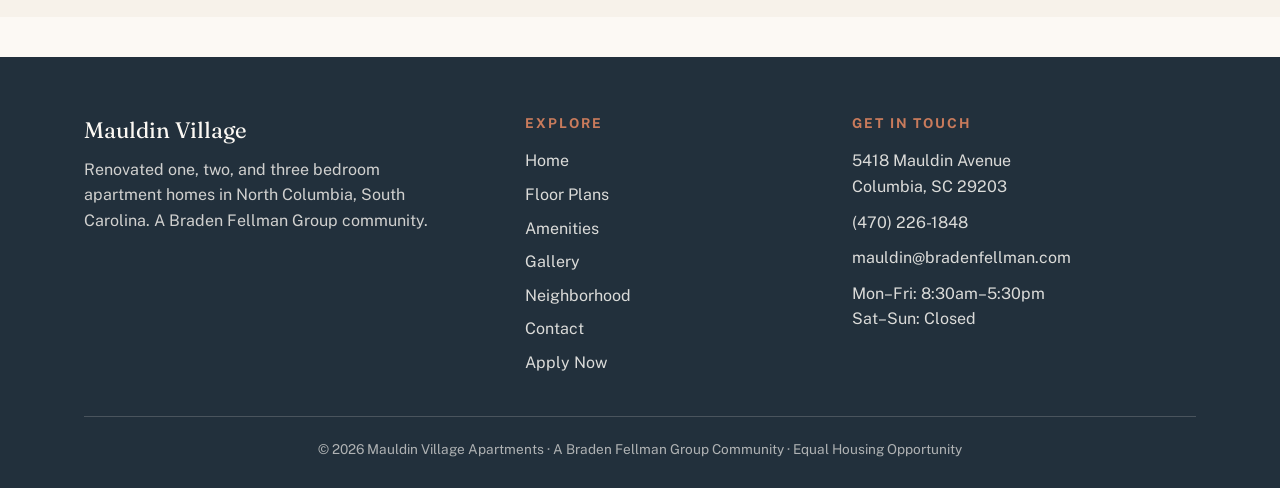
<file: floor-plans.html>
<!DOCTYPE html>
<html lang="en">
<head>
  <meta charset="UTF-8" />
  <meta name="viewport" content="width=device-width, initial-scale=1.0" />
  <!-- Google tag (gtag.js) -->
  <script async src="https://www.googletagmanager.com/gtag/js?id=G-ZQ866B277W"></script>
  <script>
    window.dataLayer = window.dataLayer || [];
    function gtag(){dataLayer.push(arguments);}
    gtag('js', new Date());
    gtag('config', 'G-ZQ866B277W');
  </script>
  <meta name="google-site-verification" content="IlQCekm8WGMjX7Lha8ffgcP0GG0ta_4sI8m32dJAEig" />
  <title>Floor Plans &amp; Availability | Mauldin Village Apartments | Columbia, SC</title>
  <meta name="description" content="Mauldin Village floor plans: 1 bed/1 bath 750 sq ft from $900, 2 bed/1 bath 854 sq ft from $1,095, 3 bed/1 bath 1,052 sq ft from $1,295. Check live availability and apply online. 5418 Mauldin Avenue, Columbia, SC 29203." />
  <link rel="preconnect" href="https://fonts.googleapis.com" />
  <link rel="preconnect" href="https://fonts.gstatic.com" crossorigin />
  <link href="https://fonts.googleapis.com/css2?family=Fraunces:wght@500;600;700&family=Public+Sans:wght@400;500;600;700&display=swap" rel="stylesheet" />
  <link rel="stylesheet" href="css/styles.css" />

  <meta name="robots" content="index, follow, max-image-preview:large" />
  <meta name="theme-color" content="#22303c" />
  <link rel="canonical" href="https://mauldinvillage.com/floor-plans.html" />
  <link rel="icon" type="image/svg+xml" href="assets/favicon.svg" />

  <meta property="og:type" content="website" />
  <meta property="og:site_name" content="Mauldin Village Apartments" />
  <meta property="og:title" content="Floor Plans & Availability | Mauldin Village Apartments" />
  <meta property="og:description" content="1, 2 & 3 bedroom apartment homes from $900/mo in North Columbia, SC. Check live availability and apply online." />
  <meta property="og:url" content="https://mauldinvillage.com/floor-plans.html" />

  <script type="application/ld+json">
  {
    "@context": "https://schema.org",
    "@type": "BreadcrumbList",
    "itemListElement": [
      { "@type": "ListItem", "position": 1, "name": "Home", "item": "https://mauldinvillage.com/" },
      { "@type": "ListItem", "position": 2, "name": "Floor Plans", "item": "https://mauldinvillage.com/floor-plans.html" }
    ]
  }
  </script>
</head>
<body>

  <div class="announce">
    Now leasing renovated 1, 2 &amp; 3 bedroom homes from $900/mo — <a href="#availability">check availability</a>
  </div>

  <header class="site-header">
    <nav class="nav" aria-label="Primary">
      <a class="brand" href="index.html">
        <svg class="brand__mark" viewBox="0 0 64 64" xmlns="http://www.w3.org/2000/svg" role="img" aria-label="Mauldin Village">
          <rect width="64" height="64" rx="14" fill="#22303c"/>
          <path d="M14 46 V26 L24 18 L32 24 L40 18 L50 26 V46" fill="none" stroke="#c97b5c" stroke-width="4" stroke-linejoin="round" stroke-linecap="round"/>
          <rect x="28" y="36" width="8" height="10" rx="1.5" fill="#c97b5c"/>
        </svg>
        <span class="brand__text">
          <span class="brand__name">Mauldin Village</span>
          <span class="brand__sub">Columbia, South Carolina</span>
        </span>
      </a>
      <ul class="nav__links">
        <li><a href="index.html">Home</a></li>
        <li><a href="floor-plans.html" class="active">Floor Plans</a></li>
        <li><a href="amenities.html">Amenities</a></li>
        <li><a href="gallery.html">Gallery</a></li>
        <li><a href="neighborhood.html">Neighborhood</a></li>
        <li><a href="contact.html">Contact</a></li>
        <li><a class="btn btn--primary nav__apply" href="https://bradenfellman.appfolio.com/listings?filters%5Bproperty_list%5D=Mauldin%20Village" target="_blank" rel="noopener">Apply Now</a></li>
      </ul>
      <div class="nav__cta">
        <a class="btn btn--ghost" href="contact.html">Schedule a Tour</a>
      </div>
      <button class="nav__toggle" aria-label="Toggle menu" aria-expanded="false">
        <span></span><span></span><span></span>
      </button>
    </nav>
  </header>

  <section class="page-hero">
    <div class="container">
      <p class="eyebrow">Floor Plans</p>
      <h1>Three plans. No guesswork.</h1>
      <p>Every home at Mauldin Village is one of three layouts — a one, two, or three bedroom, each with one bath and its own front door. Pricing below is the starting rate; live availability is further down the page.</p>
    </div>
  </section>

  <!-- ===== Plans ===== -->
  <section class="section">
    <div class="container">
      <div class="grid grid--3">

        <!-- 1BR -->
        <div class="card plan-card">
          <div class="plan__art">
            <svg viewBox="0 0 300 200" xmlns="http://www.w3.org/2000/svg" role="img" aria-label="One bedroom floor plan diagram">
              <rect width="300" height="200" fill="#f7f2ea"/>
              <rect x="20" y="20" width="260" height="160" fill="none" stroke="#22303c" stroke-width="2.5"/>
              <line x1="150" y1="20" x2="150" y2="120" stroke="#22303c" stroke-width="2"/>
              <line x1="20" y1="120" x2="220" y2="120" stroke="#22303c" stroke-width="2"/>
              <line x1="220" y1="120" x2="220" y2="180" stroke="#22303c" stroke-width="2"/>
              <text x="75" y="75" font-family="Public Sans, sans-serif" font-size="12" fill="#5c6a76" text-anchor="middle">Bedroom</text>
              <text x="215" y="75" font-family="Public Sans, sans-serif" font-size="12" fill="#5c6a76" text-anchor="middle">Living</text>
              <text x="115" y="155" font-family="Public Sans, sans-serif" font-size="12" fill="#5c6a76" text-anchor="middle">Kitchen · Bath</text>
            </svg>
          </div>
          <h3>One Bedroom</h3>
          <div class="plan__meta">
            <span><strong>1</strong> bed</span>
            <span><strong>1</strong> bath</span>
            <span><strong>750</strong> sq ft</span>
          </div>
          <div class="plan__price">From $900/mo</div>
          <div class="plan__actions">
            <a class="btn btn--primary" href="#availability">Check Availability</a>
            <a class="btn btn--ghost" href="https://bradenfellman.appfolio.com/listings?filters%5Bproperty_list%5D=Mauldin%20Village" target="_blank" rel="noopener">Apply</a>
          </div>
        </div>

        <!-- 2BR -->
        <div class="card plan-card">
          <div class="plan__art">
            <svg viewBox="0 0 300 200" xmlns="http://www.w3.org/2000/svg" role="img" aria-label="Two bedroom floor plan diagram">
              <rect width="300" height="200" fill="#f7f2ea"/>
              <rect x="20" y="20" width="260" height="160" fill="none" stroke="#22303c" stroke-width="2.5"/>
              <line x1="115" y1="20" x2="115" y2="110" stroke="#22303c" stroke-width="2"/>
              <line x1="185" y1="20" x2="185" y2="110" stroke="#22303c" stroke-width="2"/>
              <line x1="20" y1="110" x2="280" y2="110" stroke="#22303c" stroke-width="2"/>
              <text x="67" y="70" font-family="Public Sans, sans-serif" font-size="11" fill="#5c6a76" text-anchor="middle">Bedroom</text>
              <text x="150" y="70" font-family="Public Sans, sans-serif" font-size="11" fill="#5c6a76" text-anchor="middle">Bath</text>
              <text x="232" y="70" font-family="Public Sans, sans-serif" font-size="11" fill="#5c6a76" text-anchor="middle">Bedroom</text>
              <text x="150" y="150" font-family="Public Sans, sans-serif" font-size="12" fill="#5c6a76" text-anchor="middle">Living · Kitchen</text>
            </svg>
          </div>
          <h3>Two Bedroom</h3>
          <div class="plan__meta">
            <span><strong>2</strong> bed</span>
            <span><strong>1</strong> bath</span>
            <span><strong>854</strong> sq ft</span>
          </div>
          <div class="plan__price">From $1,095/mo</div>
          <div class="plan__actions">
            <a class="btn btn--primary" href="#availability">Check Availability</a>
            <a class="btn btn--ghost" href="https://bradenfellman.appfolio.com/listings?filters%5Bproperty_list%5D=Mauldin%20Village" target="_blank" rel="noopener">Apply</a>
          </div>
        </div>

        <!-- 3BR -->
        <div class="card plan-card">
          <div class="plan__art">
            <svg viewBox="0 0 300 200" xmlns="http://www.w3.org/2000/svg" role="img" aria-label="Three bedroom floor plan diagram">
              <rect width="300" height="200" fill="#f7f2ea"/>
              <rect x="20" y="20" width="260" height="160" fill="none" stroke="#22303c" stroke-width="2.5"/>
              <line x1="105" y1="20" x2="105" y2="100" stroke="#22303c" stroke-width="2"/>
              <line x1="195" y1="20" x2="195" y2="100" stroke="#22303c" stroke-width="2"/>
              <line x1="20" y1="100" x2="280" y2="100" stroke="#22303c" stroke-width="2"/>
              <line x1="150" y1="100" x2="150" y2="180" stroke="#22303c" stroke-width="2"/>
              <text x="62" y="62" font-family="Public Sans, sans-serif" font-size="11" fill="#5c6a76" text-anchor="middle">Bedroom</text>
              <text x="150" y="62" font-family="Public Sans, sans-serif" font-size="11" fill="#5c6a76" text-anchor="middle">Bedroom</text>
              <text x="238" y="62" font-family="Public Sans, sans-serif" font-size="11" fill="#5c6a76" text-anchor="middle">Bedroom</text>
              <text x="85" y="142" font-family="Public Sans, sans-serif" font-size="11" fill="#5c6a76" text-anchor="middle">Living</text>
              <text x="215" y="142" font-family="Public Sans, sans-serif" font-size="11" fill="#5c6a76" text-anchor="middle">Kitchen · Bath</text>
            </svg>
          </div>
          <h3>Three Bedroom</h3>
          <div class="plan__meta">
            <span><strong>3</strong> bed</span>
            <span><strong>1</strong> bath</span>
            <span><strong>1,052</strong> sq ft</span>
          </div>
          <div class="plan__price">From $1,295/mo</div>
          <div class="plan__actions">
            <a class="btn btn--primary" href="#availability">Check Availability</a>
            <a class="btn btn--ghost" href="https://bradenfellman.appfolio.com/listings?filters%5Bproperty_list%5D=Mauldin%20Village" target="_blank" rel="noopener">Apply</a>
          </div>
        </div>

      </div>

      <p style="margin-top:26px;color:var(--ink-soft);font-size:.9rem;">Floor plan diagrams are illustrative. Square footage is approximate; layouts vary slightly by building. Application fee: $100 per applicant.</p>
    </div>
  </section>

  <!-- ===== Comparison table ===== -->
  <section class="section section--tint">
    <div class="container">
      <div class="center">
        <p class="eyebrow">At a Glance</p>
        <h2>Compare the plans</h2>
      </div>
      <div class="table-wrap" style="margin-top:36px;">
        <table class="spec">
          <thead>
            <tr><th>Plan</th><th>Beds / Baths</th><th>Square Feet</th><th>Starting Rent</th><th>Homes in Community</th></tr>
          </thead>
          <tbody>
            <tr><td>One Bedroom</td><td>1 bd / 1 ba</td><td>750 sq ft</td><td>$900/mo</td><td>8</td></tr>
            <tr><td>Two Bedroom</td><td>2 bd / 1 ba</td><td>854 sq ft</td><td>$1,095/mo</td><td>24</td></tr>
            <tr><td>Three Bedroom</td><td>3 bd / 1 ba</td><td>1,052 sq ft</td><td>$1,295/mo</td><td>16</td></tr>
          </tbody>
        </table>
      </div>
    </div>
  </section>

  <!-- ===== Live availability (AppFolio) ===== -->
  <section class="section" id="availability">
    <div class="container">
      <div class="center">
        <p class="eyebrow">Live Availability</p>
        <h2>Available homes &amp; online application</h2>
        <p class="lead">Listings below come straight from our leasing system and update in real time. Open any listing to see details, then select <strong>Apply Now</strong> to start the online application ($100 application fee per applicant).</p>
      </div>

      <!-- AppFolio embedded listings (direct iframe — same URL the official
           listing.js widget generates, but it stays inside this section).
           Filtered to the "Mauldin Village" property group in AppFolio. -->
      <div class="appfolio-embed" style="margin-top:36px;">
        <iframe
          src="https://bradenfellman.appfolio.com/listings?filters%5Bproperty_list%5D=Mauldin%20Village&theme_color=%238a3a24&filters%5Border_by%5D=date_posted"
          title="Available homes at Mauldin Village — live listings and online application"
          height="640"
          loading="lazy"></iframe>
      </div>
      <noscript>
        <p style="text-align:center;margin-top:16px;">
          <a class="btn btn--primary" href="https://bradenfellman.appfolio.com/listings?filters%5Bproperty_list%5D=Mauldin%20Village" target="_blank" rel="noopener">View Available Homes &amp; Apply</a>
        </p>
      </noscript>

      <div class="center" style="margin-top:28px;">
        <a class="btn btn--primary" href="https://bradenfellman.appfolio.com/listings?filters%5Bproperty_list%5D=Mauldin%20Village" target="_blank" rel="noopener">Apply Now</a>
        <p style="margin-top:14px;color:var(--ink-soft);font-size:.9rem;">Don't see the home you're looking for? Renovations are finishing in phases — <a href="contact.html">contact the leasing team</a> and we'll let you know what's coming next.</p>
      </div>
    </div>
  </section>

  <!-- ===== CTA ===== -->
  <section class="section section--tint">
    <div class="container">
      <div class="cta-band">
        <h2>Questions about a plan?</h2>
        <p>The leasing team can walk you through layouts, availability, and timing for homes still in renovation.</p>
        <a class="btn btn--light" href="contact.html">Contact Us</a>
      </div>
    </div>
  </section>

  <footer class="site-footer">
    <div class="container">
      <div class="footer-grid">
        <div class="footer-brand">
          <span style="font-family:var(--font-head);font-size:1.4rem;display:block;margin-bottom:8px;">Mauldin Village</span>
          <p style="color:rgba(252,249,244,.8);max-width:36ch;">Renovated one, two, and three bedroom apartment homes in North Columbia, South Carolina. A Braden Fellman Group community.</p>
        </div>
        <div>
          <h4>Explore</h4>
          <ul class="footer-links">
            <li><a href="index.html">Home</a></li>
            <li><a href="floor-plans.html">Floor Plans</a></li>
            <li><a href="amenities.html">Amenities</a></li>
            <li><a href="gallery.html">Gallery</a></li>
            <li><a href="neighborhood.html">Neighborhood</a></li>
            <li><a href="contact.html">Contact</a></li>
            <li><a href="https://bradenfellman.appfolio.com/listings?filters%5Bproperty_list%5D=Mauldin%20Village" target="_blank" rel="noopener">Apply Now</a></li>
          </ul>
        </div>
        <div>
          <h4>Get in Touch</h4>
          <div class="footer-contact">
            <span>5418 Mauldin Avenue<br>Columbia, SC 29203</span>
            <a href="tel:14702261848">(470) 226-1848</a>
            <a href="mailto:mauldin@bradenfellman.com">mauldin@bradenfellman.com</a>
            <span>Mon–Fri: 8:30am–5:30pm<br>Sat–Sun: Closed</span>
          </div>
        </div>
      </div>
      <div class="footer-bottom">
        &copy; <span id="year">2026</span> Mauldin Village Apartments · A Braden Fellman Group Community · Equal Housing Opportunity
      </div>
    </div>
  </footer>

  <script src="js/main.js"></script>
</body>
</html>
</file>
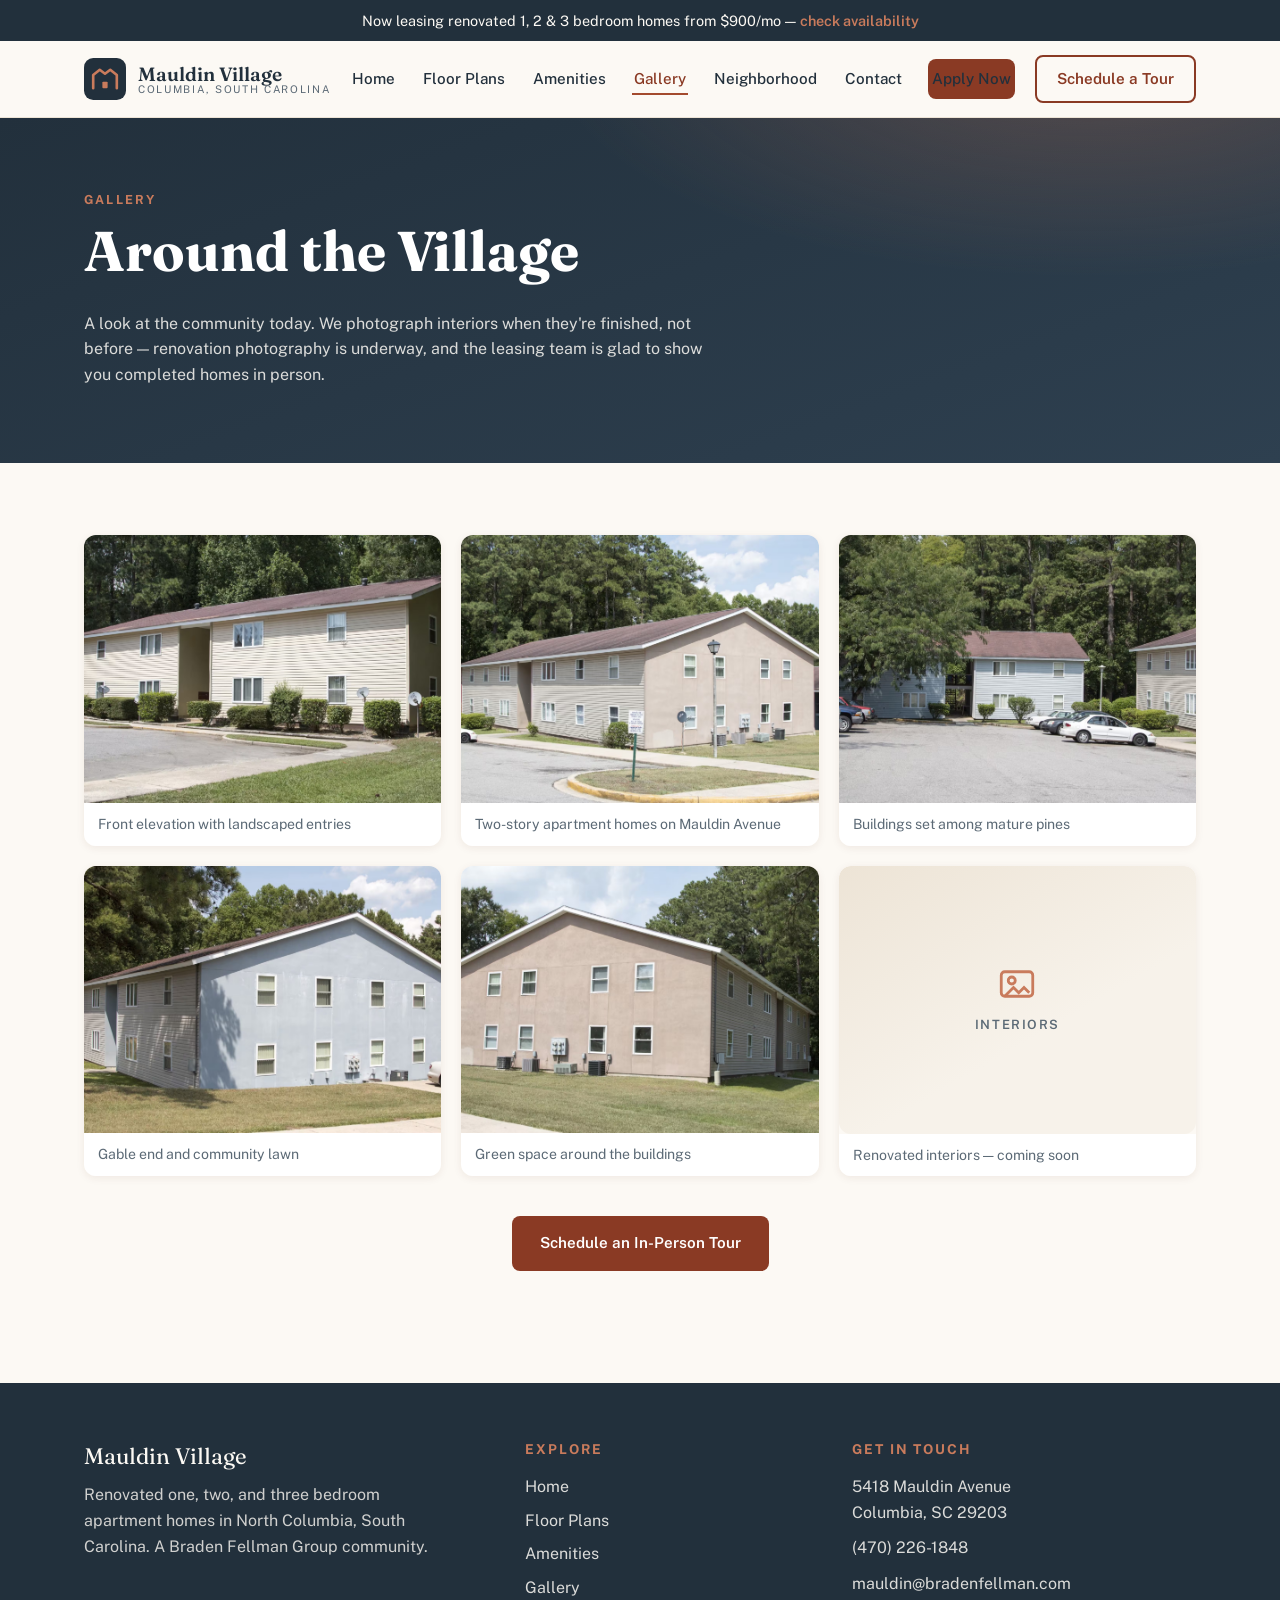
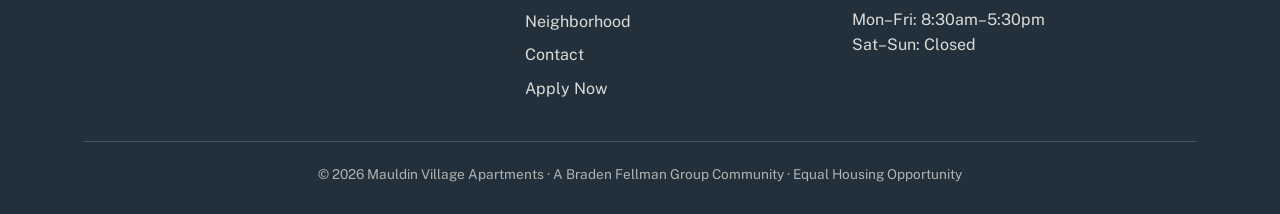
<file: gallery.html>
<!DOCTYPE html>
<html lang="en">
<head>
  <meta charset="UTF-8" />
  <meta name="viewport" content="width=device-width, initial-scale=1.0" />
  <!-- Google tag (gtag.js) -->
  <script async src="https://www.googletagmanager.com/gtag/js?id=G-ZQ866B277W"></script>
  <script>
    window.dataLayer = window.dataLayer || [];
    function gtag(){dataLayer.push(arguments);}
    gtag('js', new Date());
    gtag('config', 'G-ZQ866B277W');
  </script>
  <meta name="google-site-verification" content="IlQCekm8WGMjX7Lha8ffgcP0GG0ta_4sI8m32dJAEig" />
  <title>Photo Gallery | Mauldin Village Apartments | Columbia, SC</title>
  <meta name="description" content="Photo gallery for Mauldin Village Apartments in North Columbia, SC — two-story apartment homes set among mature pines. Interior photography is underway as renovations complete." />
  <link rel="preconnect" href="https://fonts.googleapis.com" />
  <link rel="preconnect" href="https://fonts.gstatic.com" crossorigin />
  <link href="https://fonts.googleapis.com/css2?family=Fraunces:wght@500;600;700&family=Public+Sans:wght@400;500;600;700&display=swap" rel="stylesheet" />
  <link rel="stylesheet" href="css/styles.css" />

  <meta name="robots" content="index, follow, max-image-preview:large" />
  <meta name="theme-color" content="#22303c" />
  <link rel="canonical" href="https://mauldinvillage.com/gallery.html" />
  <link rel="icon" type="image/svg+xml" href="assets/favicon.svg" />

  <meta property="og:type" content="website" />
  <meta property="og:site_name" content="Mauldin Village Apartments" />
  <meta property="og:title" content="Photo Gallery | Mauldin Village Apartments" />
  <meta property="og:description" content="Photography is underway as renovations complete. Schedule a tour to see the homes in person." />
  <meta property="og:url" content="https://mauldinvillage.com/gallery.html" />

  <script type="application/ld+json">
  {
    "@context": "https://schema.org",
    "@type": "BreadcrumbList",
    "itemListElement": [
      { "@type": "ListItem", "position": 1, "name": "Home", "item": "https://mauldinvillage.com/" },
      { "@type": "ListItem", "position": 2, "name": "Gallery", "item": "https://mauldinvillage.com/gallery.html" }
    ]
  }
  </script>
</head>
<body>

  <div class="announce">
    Now leasing renovated 1, 2 &amp; 3 bedroom homes from $900/mo — <a href="floor-plans.html#availability">check availability</a>
  </div>

  <header class="site-header">
    <nav class="nav" aria-label="Primary">
      <a class="brand" href="index.html">
        <svg class="brand__mark" viewBox="0 0 64 64" xmlns="http://www.w3.org/2000/svg" role="img" aria-label="Mauldin Village">
          <rect width="64" height="64" rx="14" fill="#22303c"/>
          <path d="M14 46 V26 L24 18 L32 24 L40 18 L50 26 V46" fill="none" stroke="#c97b5c" stroke-width="4" stroke-linejoin="round" stroke-linecap="round"/>
          <rect x="28" y="36" width="8" height="10" rx="1.5" fill="#c97b5c"/>
        </svg>
        <span class="brand__text">
          <span class="brand__name">Mauldin Village</span>
          <span class="brand__sub">Columbia, South Carolina</span>
        </span>
      </a>
      <ul class="nav__links">
        <li><a href="index.html">Home</a></li>
        <li><a href="floor-plans.html">Floor Plans</a></li>
        <li><a href="amenities.html">Amenities</a></li>
        <li><a href="gallery.html" class="active">Gallery</a></li>
        <li><a href="neighborhood.html">Neighborhood</a></li>
        <li><a href="contact.html">Contact</a></li>
        <li><a class="btn btn--primary nav__apply" href="https://bradenfellman.appfolio.com/listings?filters%5Bproperty_list%5D=Mauldin%20Village" target="_blank" rel="noopener">Apply Now</a></li>
      </ul>
      <div class="nav__cta">
        <a class="btn btn--ghost" href="contact.html">Schedule a Tour</a>
      </div>
      <button class="nav__toggle" aria-label="Toggle menu" aria-expanded="false">
        <span></span><span></span><span></span>
      </button>
    </nav>
  </header>

  <section class="page-hero">
    <div class="container">
      <p class="eyebrow">Gallery</p>
      <h1>Around the Village</h1>
      <p>A look at the community today. We photograph interiors when they're finished, not before — renovation photography is underway, and the leasing team is glad to show you completed homes in person.</p>
    </div>
  </section>

  <!-- ===== Placeholder gallery grid =====
       Swap each .ph block for an <img> when real photos land in assets/.
       Keep the figure/figcaption structure so the lightbox keeps working:
       <figure class="gallery-item" data-caption="...">
         <img src="assets/photo.jpg" alt="..." loading="lazy" />
         <figcaption>...</figcaption>
       </figure>
  -->
  <section class="section">
    <div class="container">
      <div class="gallery-grid">
        <figure class="gallery-item" data-caption="Front elevation with landscaped entries" style="margin:0;">
          <img src="assets/photo-3.jpg" alt="Front of a two-story apartment building at Mauldin Village with landscaped shrubs and a breezeway entrance" loading="lazy" />
          <figcaption>Front elevation with landscaped entries</figcaption>
        </figure>
        <figure class="gallery-item" data-caption="Two-story apartment homes on Mauldin Avenue" style="margin:0;">
          <img src="assets/photo-1.jpg" alt="Two-story apartment building at Mauldin Village with lawn, lamppost, and pine trees behind" loading="lazy" />
          <figcaption>Two-story apartment homes on Mauldin Avenue</figcaption>
        </figure>
        <figure class="gallery-item" data-caption="Buildings set among mature pines" style="margin:0;">
          <img src="assets/photo-4.jpg" alt="Two apartment buildings at Mauldin Village surrounded by tall pine trees, with resident parking in front" loading="lazy" />
          <figcaption>Buildings set among mature pines</figcaption>
        </figure>
        <figure class="gallery-item" data-caption="Gable end and community lawn" style="margin:0;">
          <img src="assets/photo-2.jpg" alt="Blue-gray gable end of an apartment building at Mauldin Village beside a wide community lawn" loading="lazy" />
          <figcaption>Gable end and community lawn</figcaption>
        </figure>
        <figure class="gallery-item" data-caption="Green space around the buildings" style="margin:0;">
          <img src="assets/photo-5.jpg" alt="Side of a two-story apartment building at Mauldin Village with open lawn and wooded surroundings" loading="lazy" />
          <figcaption>Green space around the buildings</figcaption>
        </figure>
        <figure class="gallery-item" data-caption="Renovated interiors — photos coming soon" style="margin:0;">
          <div class="ph"><div class="ph__inner"><svg viewBox="0 0 24 24" fill="none" stroke="currentColor" stroke-width="1.6"><rect x="3" y="5" width="18" height="14" rx="2"/><circle cx="9" cy="10" r="2"/><path d="m5 19 5-5 3 3 3-3 3 3"/></svg><div class="ph__label">Interiors</div></div></div>
          <figcaption>Renovated interiors — coming soon</figcaption>
        </figure>
      </div>

      <div class="center" style="margin-top:40px;">
        <a class="btn btn--primary" href="contact.html">Schedule an In-Person Tour</a>
      </div>
    </div>
  </section>

  <!-- Lightbox -->
  <div class="lightbox" id="lightbox" role="dialog" aria-modal="true" aria-label="Enlarged photo">
    <button class="lightbox__close" aria-label="Close">&times;</button>
    <div class="lightbox__box">
      <div class="lightbox__content"></div>
      <p class="lightbox__caption"></p>
    </div>
  </div>

  <footer class="site-footer">
    <div class="container">
      <div class="footer-grid">
        <div class="footer-brand">
          <span style="font-family:var(--font-head);font-size:1.4rem;display:block;margin-bottom:8px;">Mauldin Village</span>
          <p style="color:rgba(252,249,244,.8);max-width:36ch;">Renovated one, two, and three bedroom apartment homes in North Columbia, South Carolina. A Braden Fellman Group community.</p>
        </div>
        <div>
          <h4>Explore</h4>
          <ul class="footer-links">
            <li><a href="index.html">Home</a></li>
            <li><a href="floor-plans.html">Floor Plans</a></li>
            <li><a href="amenities.html">Amenities</a></li>
            <li><a href="gallery.html">Gallery</a></li>
            <li><a href="neighborhood.html">Neighborhood</a></li>
            <li><a href="contact.html">Contact</a></li>
            <li><a href="https://bradenfellman.appfolio.com/listings?filters%5Bproperty_list%5D=Mauldin%20Village" target="_blank" rel="noopener">Apply Now</a></li>
          </ul>
        </div>
        <div>
          <h4>Get in Touch</h4>
          <div class="footer-contact">
            <span>5418 Mauldin Avenue<br>Columbia, SC 29203</span>
            <a href="tel:14702261848">(470) 226-1848</a>
            <a href="mailto:mauldin@bradenfellman.com">mauldin@bradenfellman.com</a>
            <span>Mon–Fri: 8:30am–5:30pm<br>Sat–Sun: Closed</span>
          </div>
        </div>
      </div>
      <div class="footer-bottom">
        &copy; <span id="year">2026</span> Mauldin Village Apartments · A Braden Fellman Group Community · Equal Housing Opportunity
      </div>
    </div>
  </footer>

  <script src="js/main.js"></script>
</body>
</html>
</file>
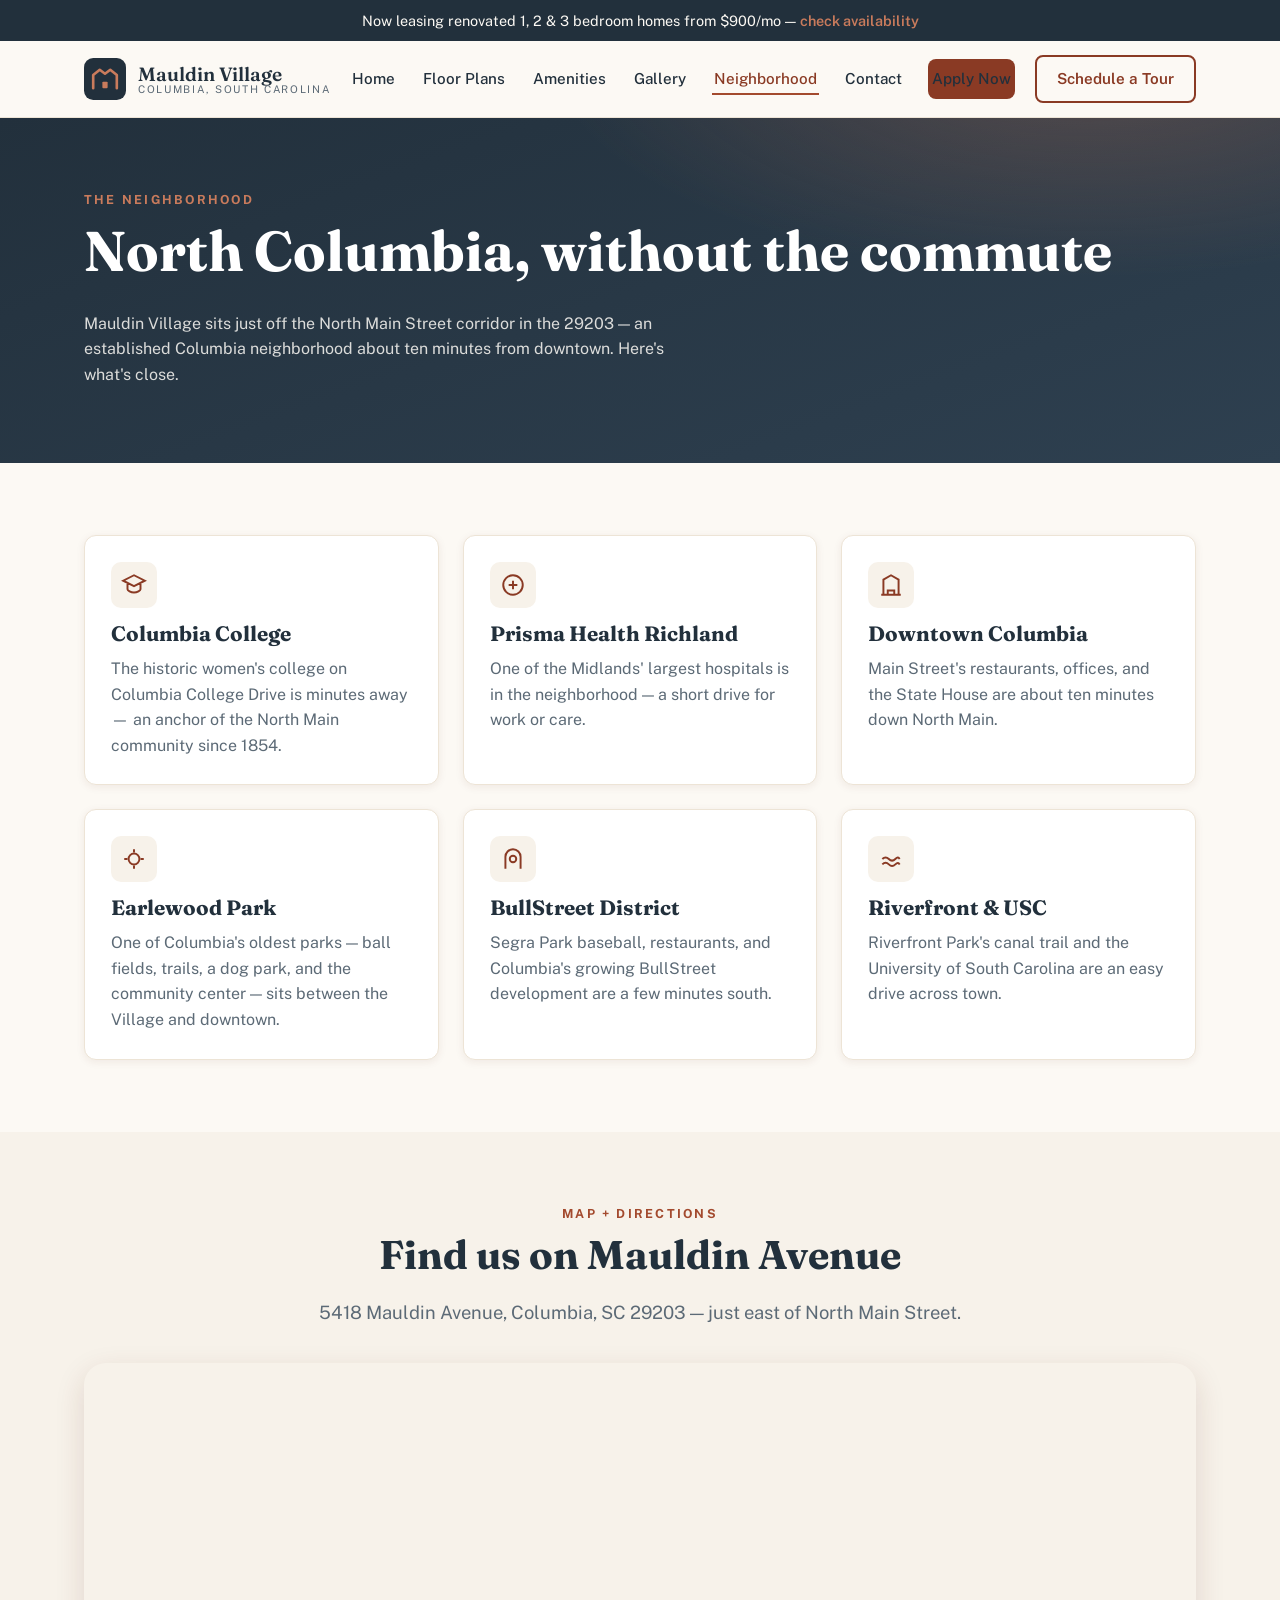
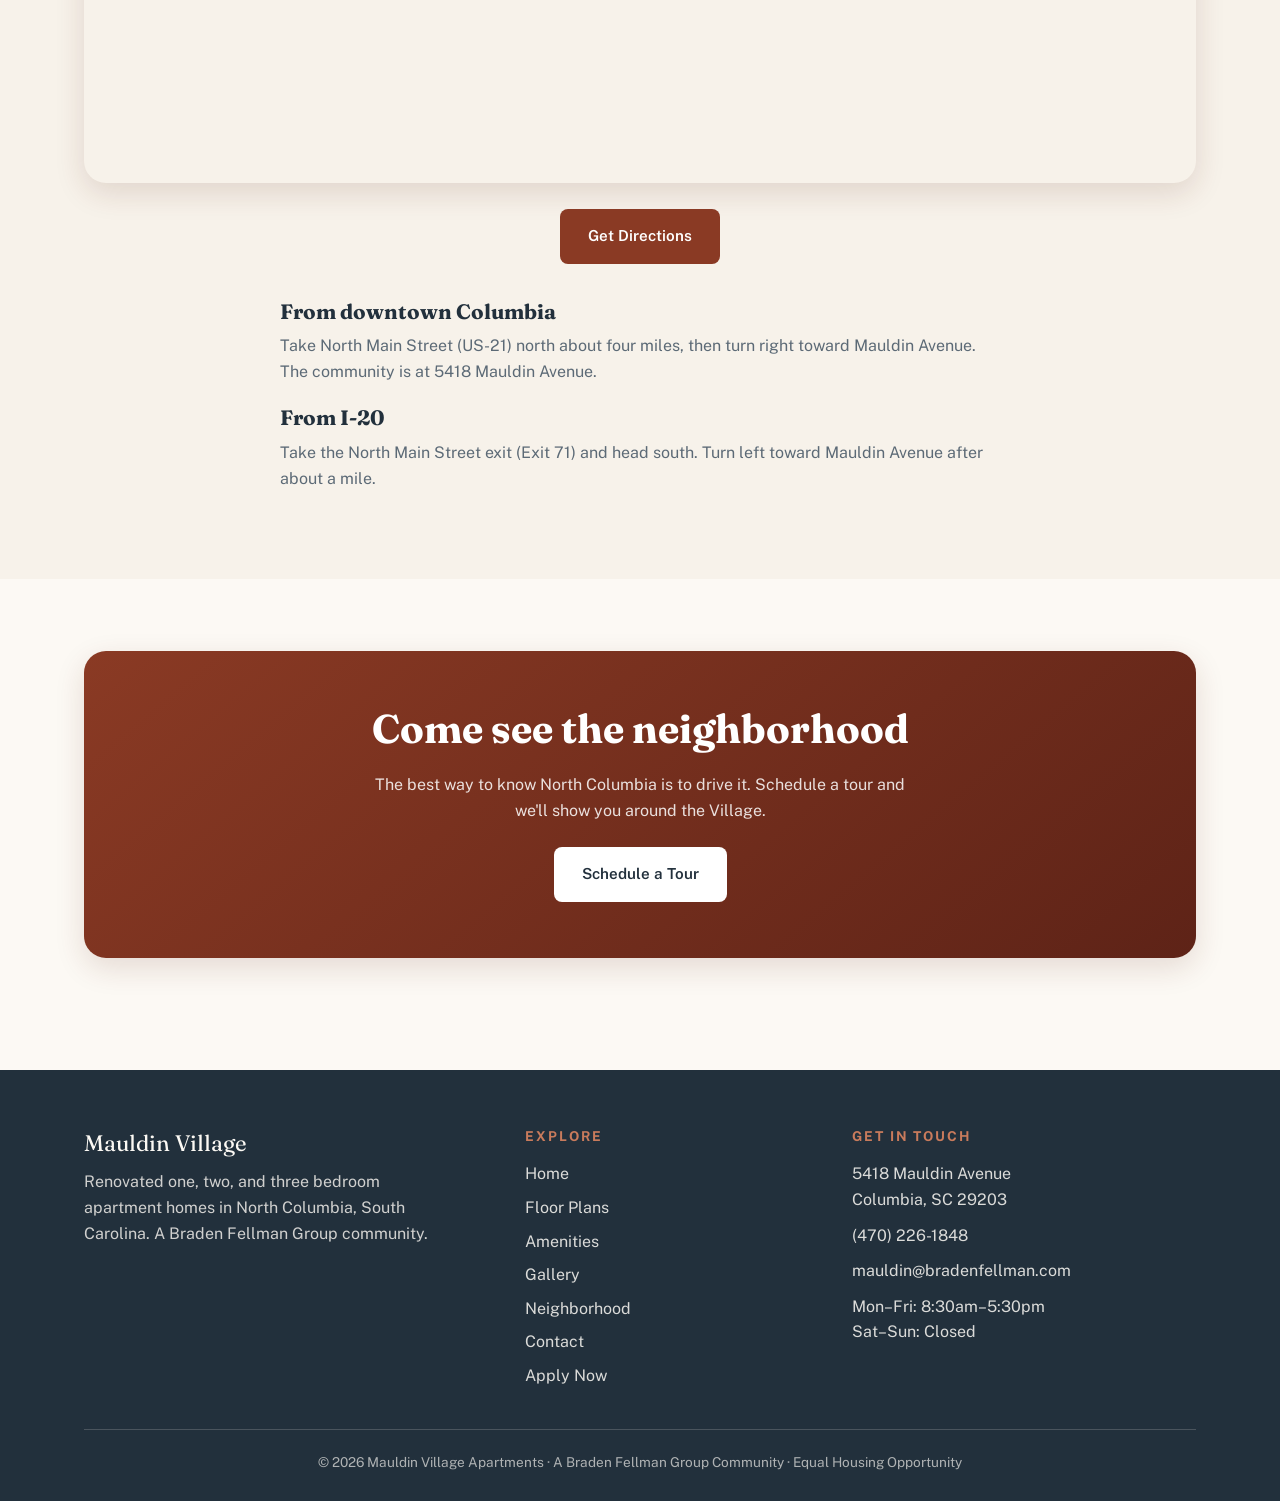
<file: neighborhood.html>
<!DOCTYPE html>
<html lang="en">
<head>
  <meta charset="UTF-8" />
  <meta name="viewport" content="width=device-width, initial-scale=1.0" />
  <!-- Google tag (gtag.js) -->
  <script async src="https://www.googletagmanager.com/gtag/js?id=G-ZQ866B277W"></script>
  <script>
    window.dataLayer = window.dataLayer || [];
    function gtag(){dataLayer.push(arguments);}
    gtag('js', new Date());
    gtag('config', 'G-ZQ866B277W');
  </script>
  <meta name="google-site-verification" content="IlQCekm8WGMjX7Lha8ffgcP0GG0ta_4sI8m32dJAEig" />
  <title>Neighborhood, Map &amp; Directions | Mauldin Village Apartments | Columbia, SC</title>
  <meta name="description" content="Mauldin Village is in North Columbia, SC — minutes from Columbia College, Prisma Health Richland, Earlewood Park, the BullStreet District, and downtown Main Street. Map and directions to 5418 Mauldin Avenue, Columbia, SC 29203." />
  <link rel="preconnect" href="https://fonts.googleapis.com" />
  <link rel="preconnect" href="https://fonts.gstatic.com" crossorigin />
  <link href="https://fonts.googleapis.com/css2?family=Fraunces:wght@500;600;700&family=Public+Sans:wght@400;500;600;700&display=swap" rel="stylesheet" />
  <link rel="stylesheet" href="css/styles.css" />

  <meta name="robots" content="index, follow, max-image-preview:large" />
  <meta name="theme-color" content="#22303c" />
  <link rel="canonical" href="https://mauldinvillage.com/neighborhood.html" />
  <link rel="icon" type="image/svg+xml" href="assets/favicon.svg" />

  <meta property="og:type" content="website" />
  <meta property="og:site_name" content="Mauldin Village Apartments" />
  <meta property="og:title" content="Neighborhood, Map & Directions | Mauldin Village Apartments" />
  <meta property="og:description" content="North Columbia, SC — minutes from Columbia College, Prisma Health Richland, and downtown Main Street." />
  <meta property="og:url" content="https://mauldinvillage.com/neighborhood.html" />

  <script type="application/ld+json">
  {
    "@context": "https://schema.org",
    "@type": "BreadcrumbList",
    "itemListElement": [
      { "@type": "ListItem", "position": 1, "name": "Home", "item": "https://mauldinvillage.com/" },
      { "@type": "ListItem", "position": 2, "name": "Neighborhood", "item": "https://mauldinvillage.com/neighborhood.html" }
    ]
  }
  </script>
</head>
<body>

  <div class="announce">
    Now leasing renovated 1, 2 &amp; 3 bedroom homes from $900/mo — <a href="floor-plans.html#availability">check availability</a>
  </div>

  <header class="site-header">
    <nav class="nav" aria-label="Primary">
      <a class="brand" href="index.html">
        <svg class="brand__mark" viewBox="0 0 64 64" xmlns="http://www.w3.org/2000/svg" role="img" aria-label="Mauldin Village">
          <rect width="64" height="64" rx="14" fill="#22303c"/>
          <path d="M14 46 V26 L24 18 L32 24 L40 18 L50 26 V46" fill="none" stroke="#c97b5c" stroke-width="4" stroke-linejoin="round" stroke-linecap="round"/>
          <rect x="28" y="36" width="8" height="10" rx="1.5" fill="#c97b5c"/>
        </svg>
        <span class="brand__text">
          <span class="brand__name">Mauldin Village</span>
          <span class="brand__sub">Columbia, South Carolina</span>
        </span>
      </a>
      <ul class="nav__links">
        <li><a href="index.html">Home</a></li>
        <li><a href="floor-plans.html">Floor Plans</a></li>
        <li><a href="amenities.html">Amenities</a></li>
        <li><a href="gallery.html">Gallery</a></li>
        <li><a href="neighborhood.html" class="active">Neighborhood</a></li>
        <li><a href="contact.html">Contact</a></li>
        <li><a class="btn btn--primary nav__apply" href="https://bradenfellman.appfolio.com/listings?filters%5Bproperty_list%5D=Mauldin%20Village" target="_blank" rel="noopener">Apply Now</a></li>
      </ul>
      <div class="nav__cta">
        <a class="btn btn--ghost" href="contact.html">Schedule a Tour</a>
      </div>
      <button class="nav__toggle" aria-label="Toggle menu" aria-expanded="false">
        <span></span><span></span><span></span>
      </button>
    </nav>
  </header>

  <section class="page-hero">
    <div class="container">
      <p class="eyebrow">The Neighborhood</p>
      <h1>North Columbia, without the commute</h1>
      <p>Mauldin Village sits just off the North Main Street corridor in the 29203 — an established Columbia neighborhood about ten minutes from downtown. Here's what's close.</p>
    </div>
  </section>

  <!-- ===== Nearby ===== -->
  <section class="section">
    <div class="container">
      <div class="grid grid--3">
        <div class="card">
          <div class="card__icon"><svg viewBox="0 0 24 24" fill="none" stroke="currentColor" stroke-width="1.8"><path d="M12 3 2 8l10 5 10-5-10-5zM6 10v6c0 1 3 3 6 3s6-2 6-3v-6"/></svg></div>
          <h3>Columbia College</h3>
          <p>The historic women's college on Columbia College Drive is minutes away — an anchor of the North Main community since 1854.</p>
        </div>
        <div class="card">
          <div class="card__icon"><svg viewBox="0 0 24 24" fill="none" stroke="currentColor" stroke-width="1.8"><path d="M12 8v8M8 12h8"/><circle cx="12" cy="12" r="9"/></svg></div>
          <h3>Prisma Health Richland</h3>
          <p>One of the Midlands' largest hospitals is in the neighborhood — a short drive for work or care.</p>
        </div>
        <div class="card">
          <div class="card__icon"><svg viewBox="0 0 24 24" fill="none" stroke="currentColor" stroke-width="1.8"><path d="M3 21h18M5 21V7l7-4 7 4v14M9 21v-4h6v4"/></svg></div>
          <h3>Downtown Columbia</h3>
          <p>Main Street's restaurants, offices, and the State House are about ten minutes down North Main.</p>
        </div>
        <div class="card">
          <div class="card__icon"><svg viewBox="0 0 24 24" fill="none" stroke="currentColor" stroke-width="1.8"><path d="M12 3v3M12 18v3M3 12h3M18 12h3"/><circle cx="12" cy="12" r="5"/></svg></div>
          <h3>Earlewood Park</h3>
          <p>One of Columbia's oldest parks — ball fields, trails, a dog park, and the community center — sits between the Village and downtown.</p>
        </div>
        <div class="card">
          <div class="card__icon"><svg viewBox="0 0 24 24" fill="none" stroke="currentColor" stroke-width="1.8"><circle cx="12" cy="12" r="3"/><path d="M5 21V10a7 7 0 0 1 14 0v11"/></svg></div>
          <h3>BullStreet District</h3>
          <p>Segra Park baseball, restaurants, and Columbia's growing BullStreet development are a few minutes south.</p>
        </div>
        <div class="card">
          <div class="card__icon"><svg viewBox="0 0 24 24" fill="none" stroke="currentColor" stroke-width="1.8"><path d="M4 17c2-2 4-2 6 0s4 2 6 0 3-1.5 4 0M4 12c2-2 4-2 6 0s4 2 6 0 3-1.5 4 0"/></svg></div>
          <h3>Riverfront &amp; USC</h3>
          <p>Riverfront Park's canal trail and the University of South Carolina are an easy drive across town.</p>
        </div>
      </div>
    </div>
  </section>

  <!-- ===== Map + Directions ===== -->
  <section class="section section--tint" id="map">
    <div class="container">
      <div class="center">
        <p class="eyebrow">Map + Directions</p>
        <h2>Find us on Mauldin Avenue</h2>
        <p class="lead">5418 Mauldin Avenue, Columbia, SC 29203 — just east of North Main Street.</p>
      </div>
      <div class="map-embed" style="margin-top:36px;">
        <iframe
          src="https://www.google.com/maps?q=5418+Mauldin+Avenue,+Columbia,+SC+29203&output=embed"
          title="Map to Mauldin Village Apartments, 5418 Mauldin Avenue, Columbia, SC 29203"
          loading="lazy"
          referrerpolicy="no-referrer-when-downgrade"
          allowfullscreen></iframe>
      </div>
      <div class="center" style="margin-top:26px;">
        <a class="btn btn--primary" href="https://www.google.com/maps/dir/?api=1&destination=5418+Mauldin+Avenue,+Columbia,+SC+29203" target="_blank" rel="noopener">Get Directions</a>
      </div>
      <div style="max-width:720px;margin:36px auto 0;">
        <h3>From downtown Columbia</h3>
        <p style="color:var(--ink-soft);">Take North Main Street (US-21) north about four miles, then turn right toward Mauldin Avenue. The community is at 5418 Mauldin Avenue.</p>
        <h3 style="margin-top:22px;">From I-20</h3>
        <p style="color:var(--ink-soft);">Take the North Main Street exit (Exit 71) and head south. Turn left toward Mauldin Avenue after about a mile.</p>
      </div>
    </div>
  </section>

  <!-- ===== CTA ===== -->
  <section class="section">
    <div class="container">
      <div class="cta-band">
        <h2>Come see the neighborhood</h2>
        <p>The best way to know North Columbia is to drive it. Schedule a tour and we'll show you around the Village.</p>
        <a class="btn btn--light" href="contact.html">Schedule a Tour</a>
      </div>
    </div>
  </section>

  <footer class="site-footer">
    <div class="container">
      <div class="footer-grid">
        <div class="footer-brand">
          <span style="font-family:var(--font-head);font-size:1.4rem;display:block;margin-bottom:8px;">Mauldin Village</span>
          <p style="color:rgba(252,249,244,.8);max-width:36ch;">Renovated one, two, and three bedroom apartment homes in North Columbia, South Carolina. A Braden Fellman Group community.</p>
        </div>
        <div>
          <h4>Explore</h4>
          <ul class="footer-links">
            <li><a href="index.html">Home</a></li>
            <li><a href="floor-plans.html">Floor Plans</a></li>
            <li><a href="amenities.html">Amenities</a></li>
            <li><a href="gallery.html">Gallery</a></li>
            <li><a href="neighborhood.html">Neighborhood</a></li>
            <li><a href="contact.html">Contact</a></li>
            <li><a href="https://bradenfellman.appfolio.com/listings?filters%5Bproperty_list%5D=Mauldin%20Village" target="_blank" rel="noopener">Apply Now</a></li>
          </ul>
        </div>
        <div>
          <h4>Get in Touch</h4>
          <div class="footer-contact">
            <span>5418 Mauldin Avenue<br>Columbia, SC 29203</span>
            <a href="tel:14702261848">(470) 226-1848</a>
            <a href="mailto:mauldin@bradenfellman.com">mauldin@bradenfellman.com</a>
            <span>Mon–Fri: 8:30am–5:30pm<br>Sat–Sun: Closed</span>
          </div>
        </div>
      </div>
      <div class="footer-bottom">
        &copy; <span id="year">2026</span> Mauldin Village Apartments · A Braden Fellman Group Community · Equal Housing Opportunity
      </div>
    </div>
  </footer>

  <script src="js/main.js"></script>
</body>
</html>
</file>
<file: css/styles.css>
/* ============================================================
   Mauldin Village — Columbia, SC
   Shared stylesheet
   ============================================================ */

/* ---------- Design tokens ---------- */
:root {
  --brick-900: #5e2317;
  --brick-700: #8a3a24;
  --brick-500: #a34a2e;
  --brick-300: #c97b5c;
  --ink-900: #22303c;
  --ink-700: #3a4a58;
  --ink-soft: #5c6a76;
  --linen-100: #f7f2ea;
  --linen-200: #ede4d6;
  --paper: #fcf9f4;
  --leaf: #6f8f6a;
  --white: #ffffff;
  --shadow-sm: 0 2px 8px rgba(94, 35, 23, 0.08);
  --shadow-md: 0 10px 30px rgba(94, 35, 23, 0.14);
  --radius: 12px;
  --radius-lg: 22px;
  --maxw: 1160px;
  --font-head: "Fraunces", Georgia, "Times New Roman", serif;
  --font-body: "Public Sans", system-ui, -apple-system, "Segoe UI", Roboto, sans-serif;
}

/* ---------- Reset / base ---------- */
*, *::before, *::after { box-sizing: border-box; }
html { scroll-behavior: smooth; }
body {
  margin: 0;
  font-family: var(--font-body);
  color: var(--ink-900);
  background: var(--paper);
  line-height: 1.6;
  -webkit-font-smoothing: antialiased;
}
img, svg { max-width: 100%; display: block; }
a { color: var(--brick-700); text-decoration: none; }
a:hover { color: var(--brick-500); }
h1, h2, h3 { font-family: var(--font-head); color: var(--ink-900); line-height: 1.12; margin: 0 0 .5em; }
h1 { font-size: clamp(2.2rem, 5vw, 3.5rem); }
h2 { font-size: clamp(1.8rem, 3.5vw, 2.5rem); }
h3 { font-size: 1.3rem; }
p { margin: 0 0 1rem; }

.container { width: 100%; max-width: var(--maxw); margin: 0 auto; padding: 0 24px; }
.section { padding: 72px 0; }
.section--tint { background: var(--linen-100); }
.section--dark { background: var(--ink-900); }
.section--dark h2, .section--dark h3, .section--dark p { color: var(--paper); }
.eyebrow {
  text-transform: uppercase;
  letter-spacing: .18em;
  font-size: .78rem;
  font-weight: 700;
  color: var(--brick-500);
  margin: 0 0 .6rem;
}
.lead { font-size: 1.15rem; color: var(--ink-soft); max-width: 62ch; }
.center { text-align: center; }
.center .lead { margin-left: auto; margin-right: auto; }

/* ---------- Buttons ---------- */
.btn {
  display: inline-block;
  padding: 13px 26px;
  border-radius: 8px;
  font-weight: 600;
  font-size: .95rem;
  cursor: pointer;
  border: 2px solid transparent;
  transition: transform .15s ease, background .2s ease, color .2s ease;
}
.btn:hover { transform: translateY(-2px); }
.btn--primary { background: var(--brick-700); color: var(--white); }
.btn--primary:hover { background: var(--brick-900); color: var(--white); }
.btn--ink { background: var(--ink-900); color: var(--white); }
.btn--ink:hover { background: var(--ink-700); color: var(--white); }
.btn--ghost { background: transparent; border-color: var(--brick-700); color: var(--brick-700); }
.btn--ghost:hover { background: var(--brick-700); color: var(--white); }
.btn--light { background: var(--white); color: var(--ink-900); }
.btn--light:hover { background: var(--linen-100); color: var(--ink-900); }

/* ---------- Announcement bar ---------- */
.announce {
  background: var(--ink-900);
  color: var(--paper);
  text-align: center;
  font-size: .9rem;
  padding: 9px 18px;
}
.announce a { color: var(--brick-300); font-weight: 600; }
.announce a:hover { color: var(--white); }

/* ---------- Header / nav ---------- */
.site-header {
  position: sticky;
  top: 0;
  z-index: 50;
  background: rgba(252, 249, 244, 0.93);
  backdrop-filter: blur(8px);
  border-bottom: 1px solid var(--linen-200);
}
.nav {
  display: flex;
  align-items: center;
  justify-content: space-between;
  gap: 16px;
  padding: 14px 24px;
  max-width: var(--maxw);
  margin: 0 auto;
}
.brand { display: flex; align-items: center; gap: 12px; }
.brand__mark { width: 42px; height: 42px; flex: none; }
.brand__text { display: flex; flex-direction: column; line-height: 1.05; }
.brand__name { font-family: var(--font-head); font-weight: 600; color: var(--ink-900); font-size: 1.2rem; }
.brand__sub { font-size: .66rem; letter-spacing: .16em; text-transform: uppercase; color: var(--ink-soft); }

.nav__links {
  display: flex;
  align-items: center;
  gap: 24px;
  list-style: none;
  margin: 0;
  padding: 0;
}
.nav__links a {
  color: var(--ink-900);
  font-weight: 500;
  font-size: .95rem;
  padding: 6px 2px;
  border-bottom: 2px solid transparent;
}
.nav__links a:hover, .nav__links a.active { color: var(--brick-700); border-bottom-color: var(--brick-500); }

.nav__cta { display: flex; align-items: center; gap: 10px; }
.nav__cta .btn { padding: 10px 20px; }

.nav__toggle {
  display: none;
  flex-direction: column;
  gap: 5px;
  background: none;
  border: 0;
  padding: 8px;
  cursor: pointer;
}
.nav__toggle span { width: 24px; height: 2px; background: var(--ink-900); transition: transform .2s ease, opacity .2s ease; }

/* ---------- Hero ---------- */
.hero {
  position: relative;
  min-height: 560px;
  display: flex;
  align-items: center;
  overflow: hidden;
  background:
    radial-gradient(1200px 500px at 80% -10%, rgba(201, 123, 92, .35), transparent 60%),
    linear-gradient(160deg, var(--ink-900) 0%, #2e4050 55%, var(--brick-900) 130%);
}
.hero__bg { position: absolute; inset: 0; width: 100%; height: 100%; object-fit: cover; }
.hero__scrim {
  position: absolute; inset: 0;
  background: linear-gradient(100deg, rgba(34,48,60,.93) 0%, rgba(34,48,60,.78) 45%, rgba(94,35,23,.42) 100%);
}
.hero__art { position: absolute; inset: auto 0 0 0; width: 100%; height: auto; opacity: .9; pointer-events: none; }
.hero__inner { position: relative; width: 100%; max-width: var(--maxw); margin: 0 auto; padding: 90px 24px; }
.hero__content { max-width: 620px; }
.hero__content .eyebrow { color: var(--brick-300); }
.hero__content h1 { color: var(--white); }
.hero__content p { color: rgba(252, 249, 244, .88); font-size: 1.12rem; }
.hero__actions { display: flex; flex-wrap: wrap; gap: 14px; margin-top: 26px; }

/* ---------- Grids / cards ---------- */
.grid { display: grid; gap: 24px; }
.grid--3 { grid-template-columns: repeat(3, 1fr); }
.grid--4 { grid-template-columns: repeat(4, 1fr); }
.card {
  background: var(--white);
  border: 1px solid var(--linen-200);
  border-radius: var(--radius);
  padding: 26px;
  box-shadow: var(--shadow-sm);
}
.card h3 { margin-top: 2px; }
.card p { color: var(--ink-soft); margin-bottom: 0; }
.card__icon {
  width: 46px; height: 46px;
  border-radius: 10px;
  background: var(--linen-100);
  color: var(--brick-700);
  display: flex; align-items: center; justify-content: center;
  margin-bottom: 14px;
}
.card__icon svg { width: 26px; height: 26px; }

/* ---------- Split layout ---------- */
.split {
  display: grid;
  grid-template-columns: 1fr 1fr;
  gap: 48px;
  align-items: center;
}
.split > img, .split > svg, .split > .ph { border-radius: var(--radius-lg); box-shadow: var(--shadow-md); }

/* ---------- Stats ---------- */
.stats { display: flex; gap: 36px; flex-wrap: wrap; }
.stat__num { font-family: var(--font-head); font-size: 2rem; color: var(--brick-700); font-weight: 600; }
.stat__label { font-size: .85rem; text-transform: uppercase; letter-spacing: .1em; color: var(--ink-soft); }

/* ---------- Photo placeholders (until real photos arrive) ---------- */
.ph {
  position: relative;
  width: 100%;
  aspect-ratio: 4 / 3;
  border-radius: var(--radius);
  overflow: hidden;
  background:
    linear-gradient(150deg, var(--linen-200) 0%, var(--linen-100) 60%),
    var(--linen-100);
  display: flex;
  align-items: center;
  justify-content: center;
}
.ph--wide { aspect-ratio: 16 / 9; }
.ph__inner { text-align: center; color: var(--ink-soft); padding: 18px; }
.ph__inner svg { width: 42px; height: 42px; margin: 0 auto 10px; color: var(--brick-300); }
.ph__label { font-size: .8rem; text-transform: uppercase; letter-spacing: .12em; font-weight: 600; }

/* ---------- Floor plan cards ---------- */
.plan-card { display: flex; flex-direction: column; }
.plan-card .plan__art { border-radius: 10px; overflow: hidden; margin-bottom: 18px; background: var(--linen-100); }
.plan__meta { display: flex; flex-wrap: wrap; gap: 8px 22px; margin: 6px 0 12px; color: var(--ink-700); font-size: .95rem; }
.plan__meta strong { color: var(--ink-900); }
.plan__price { font-family: var(--font-head); font-size: 1.5rem; color: var(--brick-700); margin-bottom: 14px; }
.plan__actions { margin-top: auto; display: flex; gap: 10px; flex-wrap: wrap; }

/* ---------- Tables ---------- */
.table-wrap { overflow-x: auto; }
table.spec {
  width: 100%;
  border-collapse: collapse;
  background: var(--white);
  border-radius: var(--radius);
  overflow: hidden;
  box-shadow: var(--shadow-sm);
}
table.spec th, table.spec td { padding: 14px 18px; text-align: left; border-bottom: 1px solid var(--linen-200); }
table.spec th { background: var(--ink-900); color: var(--paper); font-weight: 600; font-size: .9rem; letter-spacing: .04em; }
table.spec tr:last-child td { border-bottom: 0; }

/* ---------- AppFolio embed ---------- */
.appfolio-embed {
  background: var(--white);
  border: 1px solid var(--linen-200);
  border-radius: var(--radius);
  box-shadow: var(--shadow-sm);
  padding: 10px;
  min-height: 400px;
}
.appfolio-embed iframe { border: 0; width: 100%; }

/* ---------- FAQ ---------- */
details.card summary { cursor: pointer; font-weight: 600; color: var(--ink-900); }
details.card[open] summary { color: var(--brick-700); }
details.card p { margin-top: 12px; }

/* ---------- CTA band ---------- */
.cta-band {
  background: linear-gradient(140deg, var(--brick-700), var(--brick-900));
  color: var(--white);
  border-radius: var(--radius-lg);
  padding: 56px 48px;
  text-align: center;
  box-shadow: var(--shadow-md);
}
.cta-band h2 { color: var(--white); }
.cta-band p { color: rgba(255, 255, 255, .85); max-width: 56ch; margin: 0 auto 24px; }

/* ---------- Forms ---------- */
.form-grid { display: grid; grid-template-columns: 1fr 1fr; gap: 18px; }
.field { display: flex; flex-direction: column; gap: 6px; }
.field--full { grid-column: 1 / -1; }
.field label { font-weight: 600; font-size: .9rem; }
.field input, .field select, .field textarea {
  font: inherit;
  padding: 12px 14px;
  border: 1.5px solid var(--linen-200);
  border-radius: 8px;
  background: var(--white);
  color: var(--ink-900);
}
.field input:focus, .field select:focus, .field textarea:focus {
  outline: none;
  border-color: var(--brick-500);
  box-shadow: 0 0 0 3px rgba(163, 74, 46, .15);
}
.field .error { display: none; color: #b3261e; font-size: .82rem; }
.field.invalid input, .field.invalid textarea { border-color: #b3261e; }
.field.invalid .error { display: block; }
.form-success {
  display: none;
  background: #eef5ee;
  border: 1px solid var(--leaf);
  color: #2e4a2b;
  padding: 16px 20px;
  border-radius: var(--radius);
  margin-top: 18px;
}
.form-success.show { display: block; }

/* ---------- Gallery ---------- */
.gallery-grid { display: grid; grid-template-columns: repeat(3, 1fr); gap: 20px; }
.gallery-item { cursor: pointer; border-radius: var(--radius); overflow: hidden; box-shadow: var(--shadow-sm); transition: transform .15s ease; }
.gallery-item:hover { transform: translateY(-3px); }
.gallery-item figcaption { padding: 10px 14px; background: var(--white); font-size: .88rem; color: var(--ink-soft); }

/* ---------- Lightbox ---------- */
.lightbox {
  position: fixed; inset: 0; z-index: 100;
  display: none;
  align-items: center; justify-content: center;
  background: rgba(34, 48, 60, .88);
  padding: 32px;
}
.lightbox.open { display: flex; }
.lightbox__box { max-width: 900px; width: 100%; }
.lightbox__content img, .lightbox__content svg { width: 100%; border-radius: var(--radius); }
.lightbox__caption { color: var(--paper); text-align: center; margin-top: 12px; }
.lightbox__close {
  position: absolute; top: 20px; right: 26px;
  background: none; border: 0; color: var(--paper);
  font-size: 2rem; cursor: pointer; line-height: 1;
}

/* ---------- Map embed ---------- */
.map-embed { border-radius: var(--radius-lg); overflow: hidden; box-shadow: var(--shadow-md); }
.map-embed iframe { display: block; width: 100%; height: 420px; border: 0; }

/* ---------- Footer ---------- */
.site-footer { background: var(--ink-900); color: var(--paper); padding: 56px 0 28px; margin-top: 40px; }
.footer-grid { display: grid; grid-template-columns: 1.4fr 1fr 1.2fr; gap: 40px; }
.site-footer h4 { margin: 0 0 14px; font-size: .85rem; text-transform: uppercase; letter-spacing: .14em; color: var(--brick-300); }
.footer-links { list-style: none; margin: 0; padding: 0; display: grid; gap: 8px; }
.footer-links a { color: rgba(252, 249, 244, .85); }
.footer-links a:hover { color: var(--white); }
.footer-contact { display: grid; gap: 10px; }
.footer-contact a, .footer-contact span { color: rgba(252, 249, 244, .85); }
.footer-contact a:hover { color: var(--white); }
.footer-bottom {
  margin-top: 40px;
  padding-top: 22px;
  border-top: 1px solid rgba(252, 249, 244, .18);
  font-size: .85rem;
  color: rgba(252, 249, 244, .65);
  text-align: center;
}

/* ---------- Page hero (interior pages) ---------- */
.page-hero {
  background:
    radial-gradient(900px 380px at 85% -20%, rgba(201, 123, 92, .3), transparent 60%),
    linear-gradient(160deg, var(--ink-900), #2e4050);
  padding: 72px 0 60px;
}
.page-hero h1 { color: var(--white); }
.page-hero p { color: rgba(252, 249, 244, .85); max-width: 62ch; }
.page-hero .eyebrow { color: var(--brick-300); }

/* ---------- Responsive ---------- */
@media (max-width: 980px) {
  .grid--4 { grid-template-columns: repeat(2, 1fr); }
  .grid--3 { grid-template-columns: repeat(2, 1fr); }
  .split { grid-template-columns: 1fr; gap: 30px; }
  .footer-grid { grid-template-columns: 1fr 1fr; }
  .gallery-grid { grid-template-columns: repeat(2, 1fr); }
}
@media (max-width: 720px) {
  .nav__links, .nav__cta { display: none; }
  .nav__toggle { display: flex; }
  .nav.open .nav__links {
    display: flex;
    position: absolute;
    top: 100%; left: 0; right: 0;
    flex-direction: column;
    align-items: stretch;
    gap: 0;
    background: var(--paper);
    border-bottom: 1px solid var(--linen-200);
    padding: 10px 24px 16px;
  }
  .nav.open .nav__links a { display: block; padding: 12px 0; border-bottom: 0; }
  .nav.open .nav__links .nav__apply { margin-top: 6px; }
  .grid--4, .grid--3, .gallery-grid, .form-grid { grid-template-columns: 1fr; }
  .footer-grid { grid-template-columns: 1fr; }
  .section { padding: 52px 0; }
  .cta-band { padding: 40px 26px; }
}
</file>
